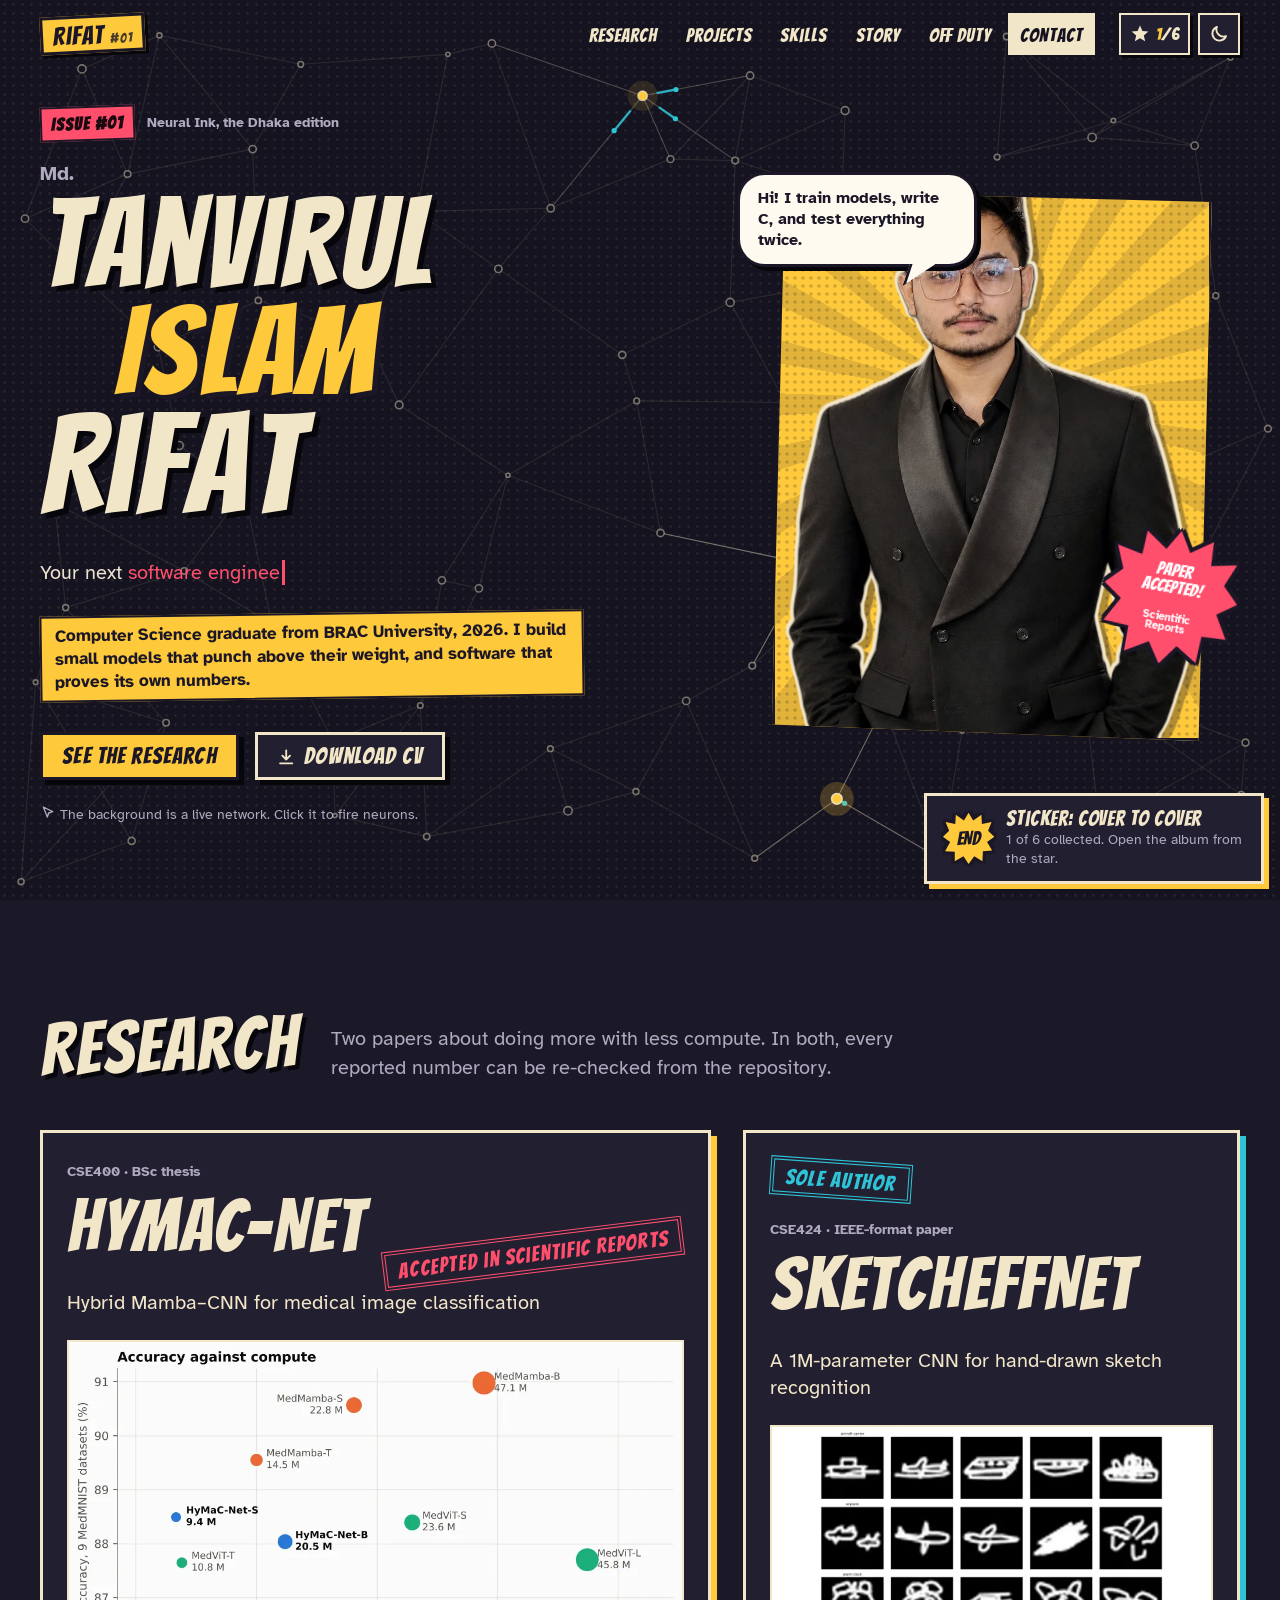
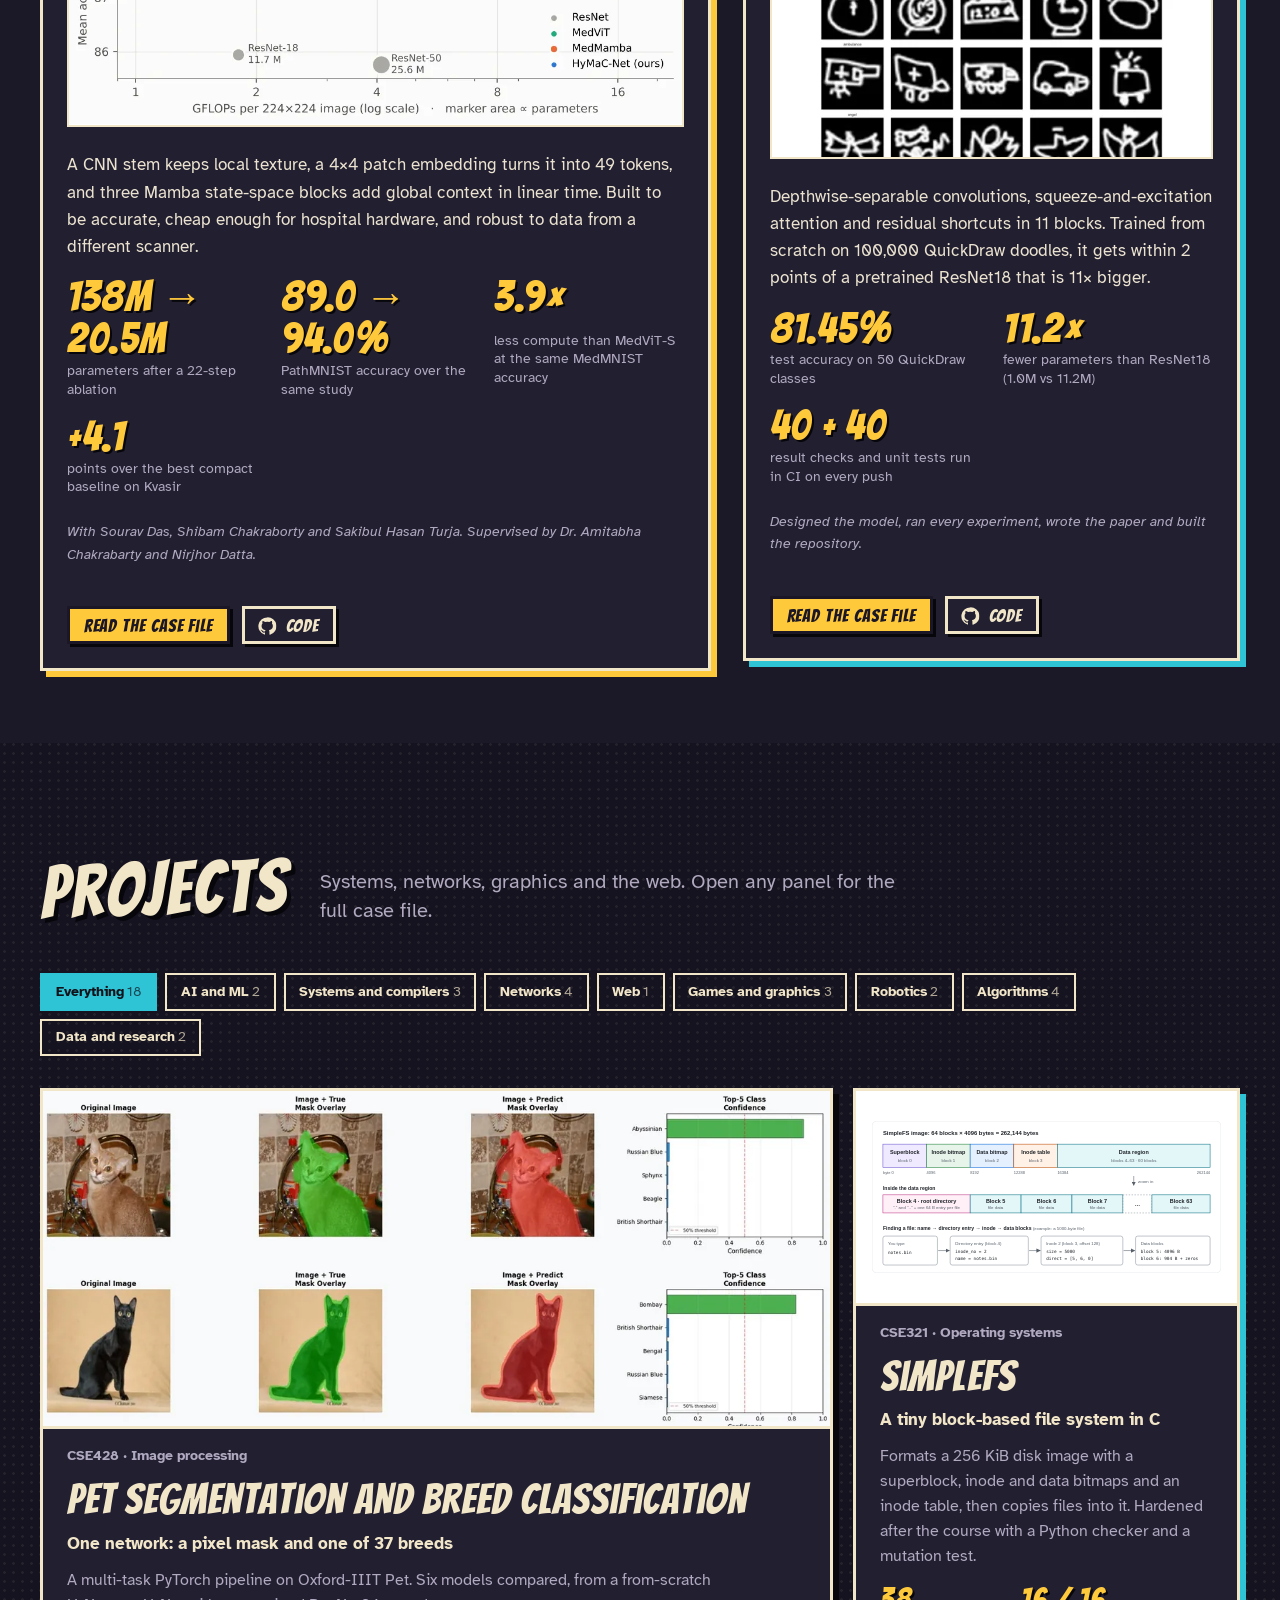
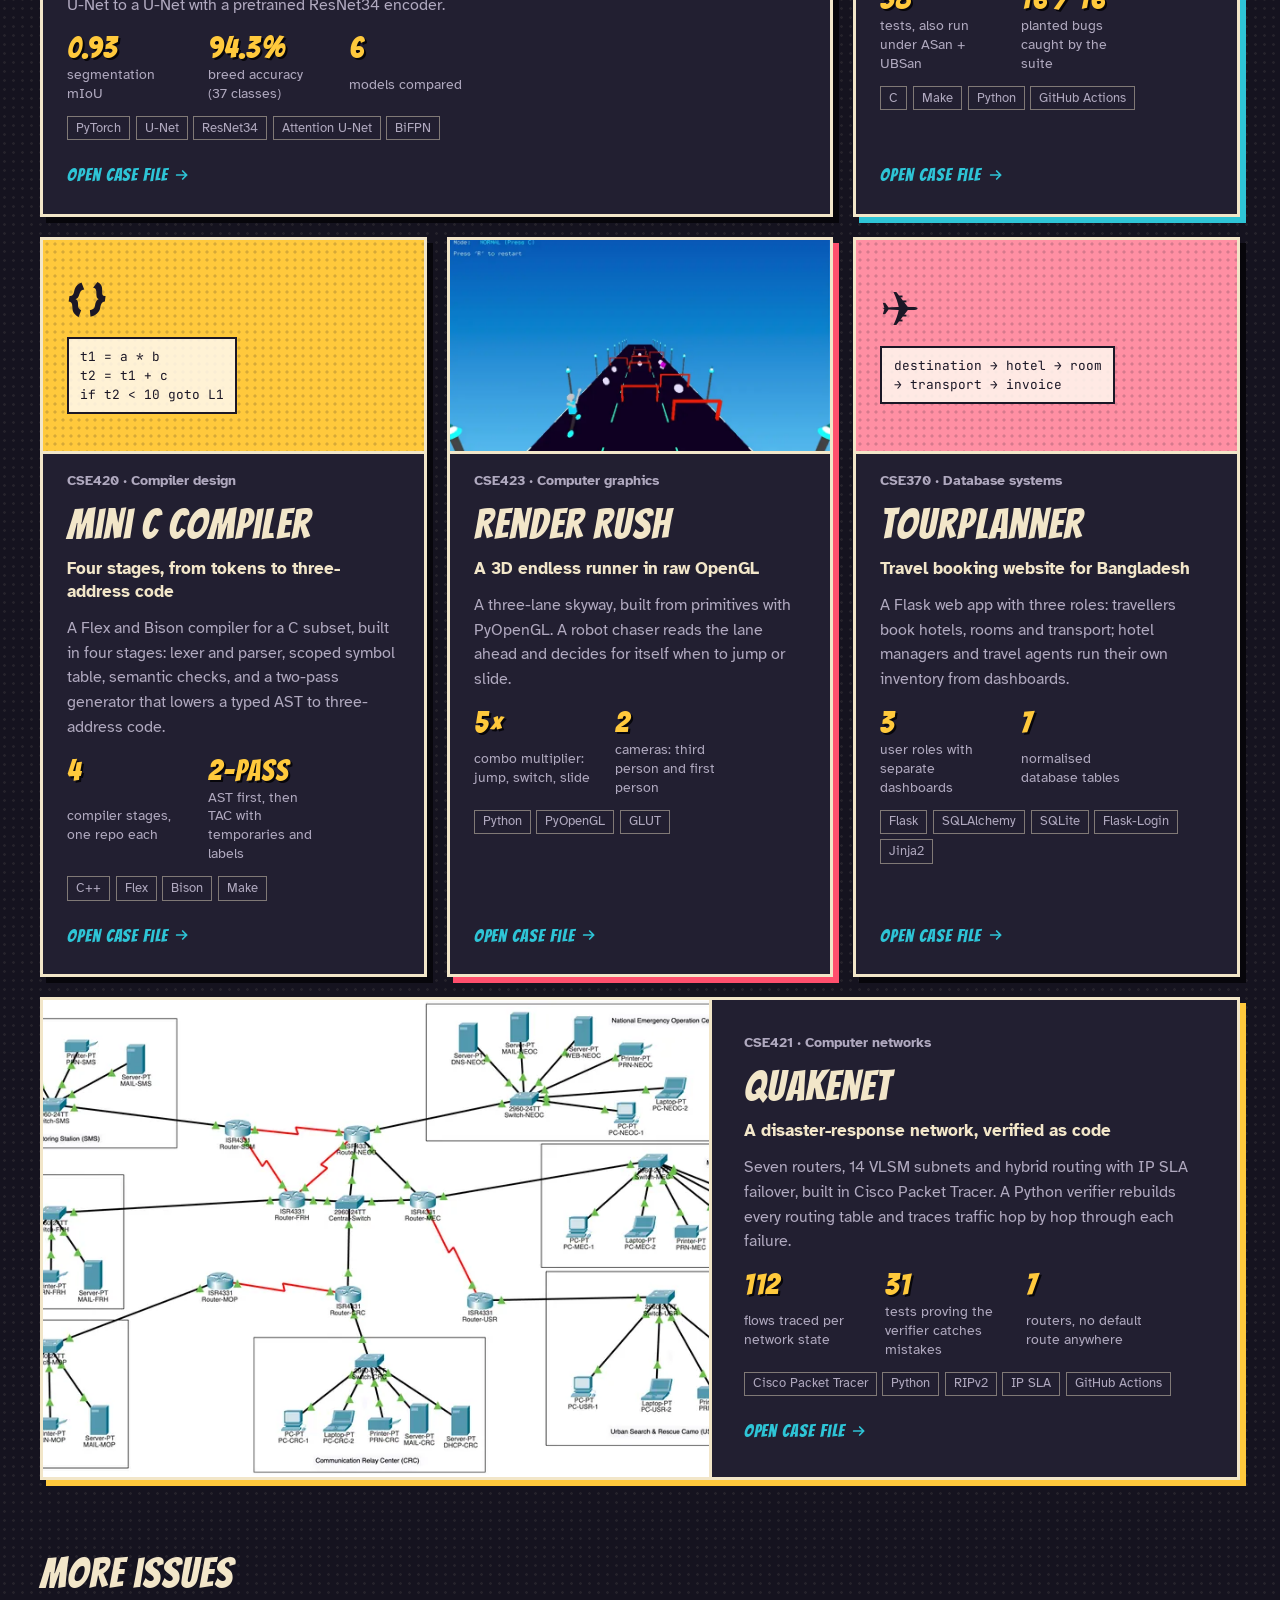
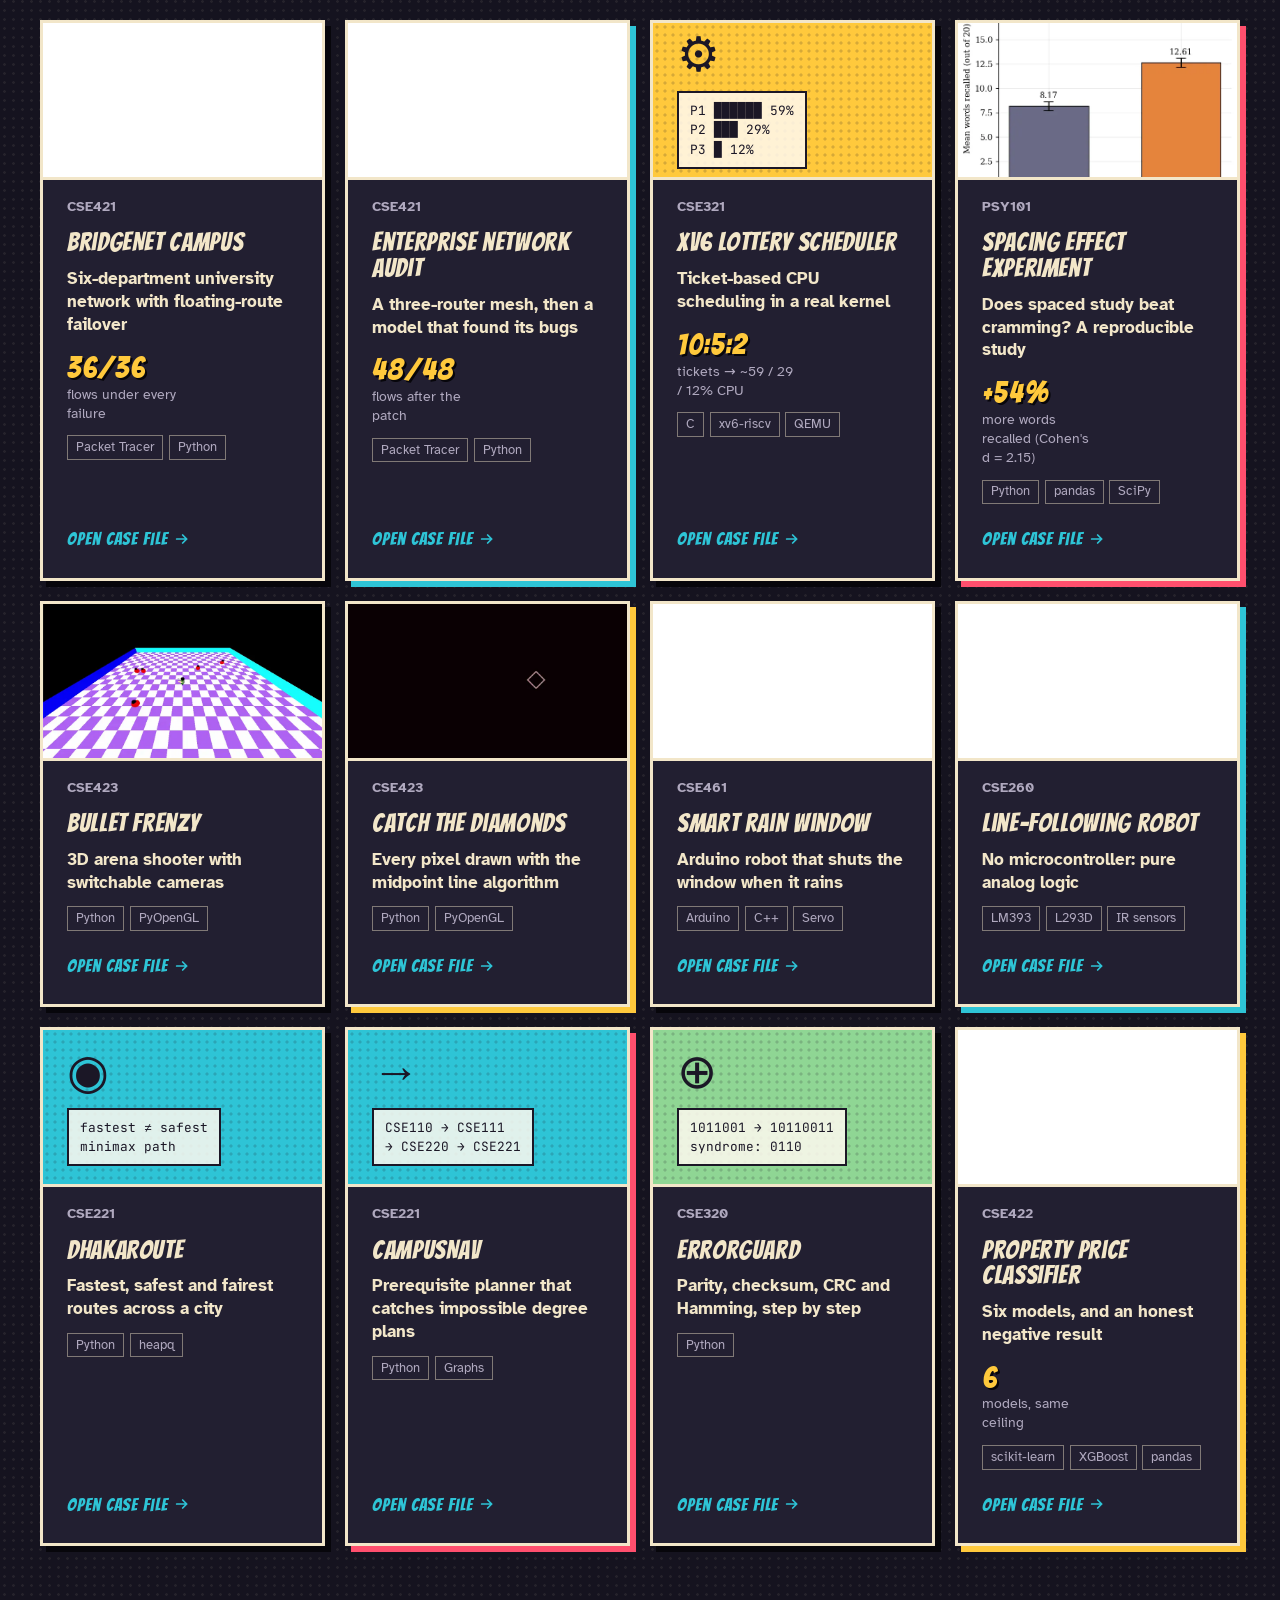
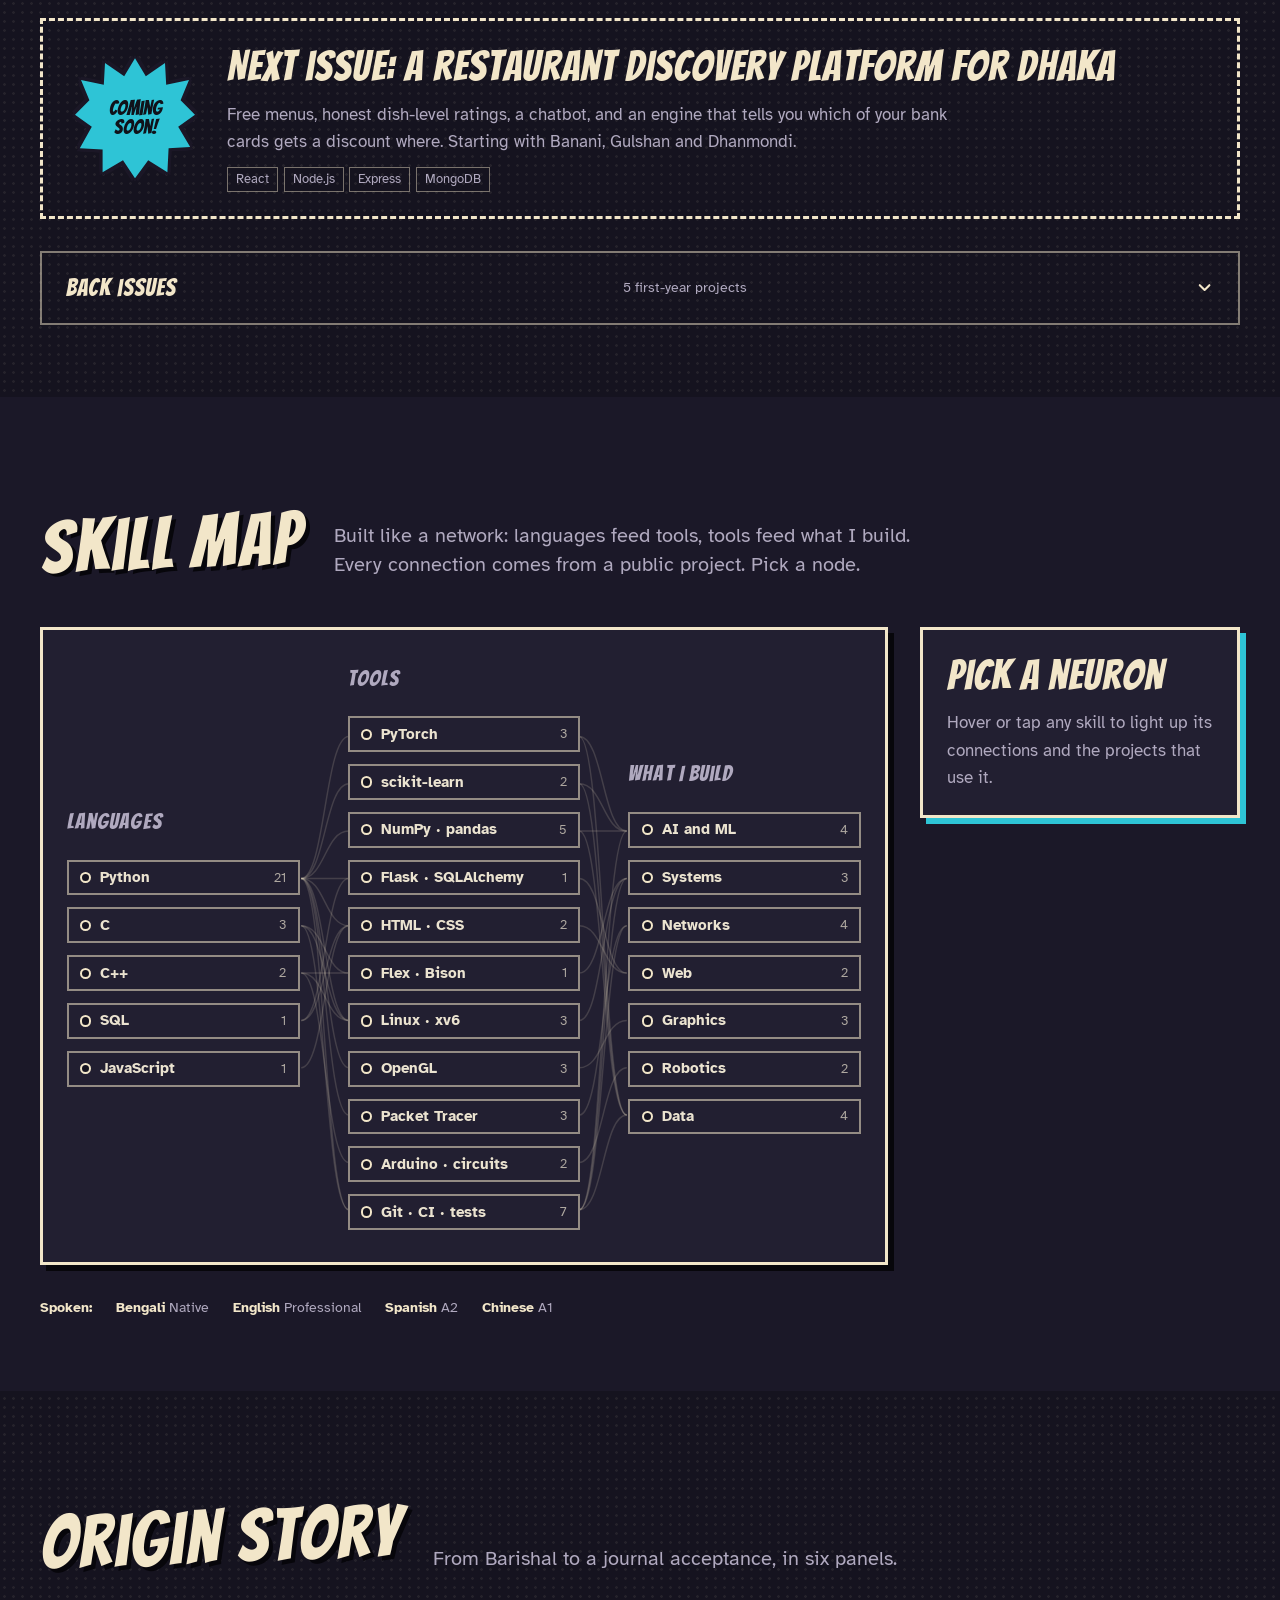
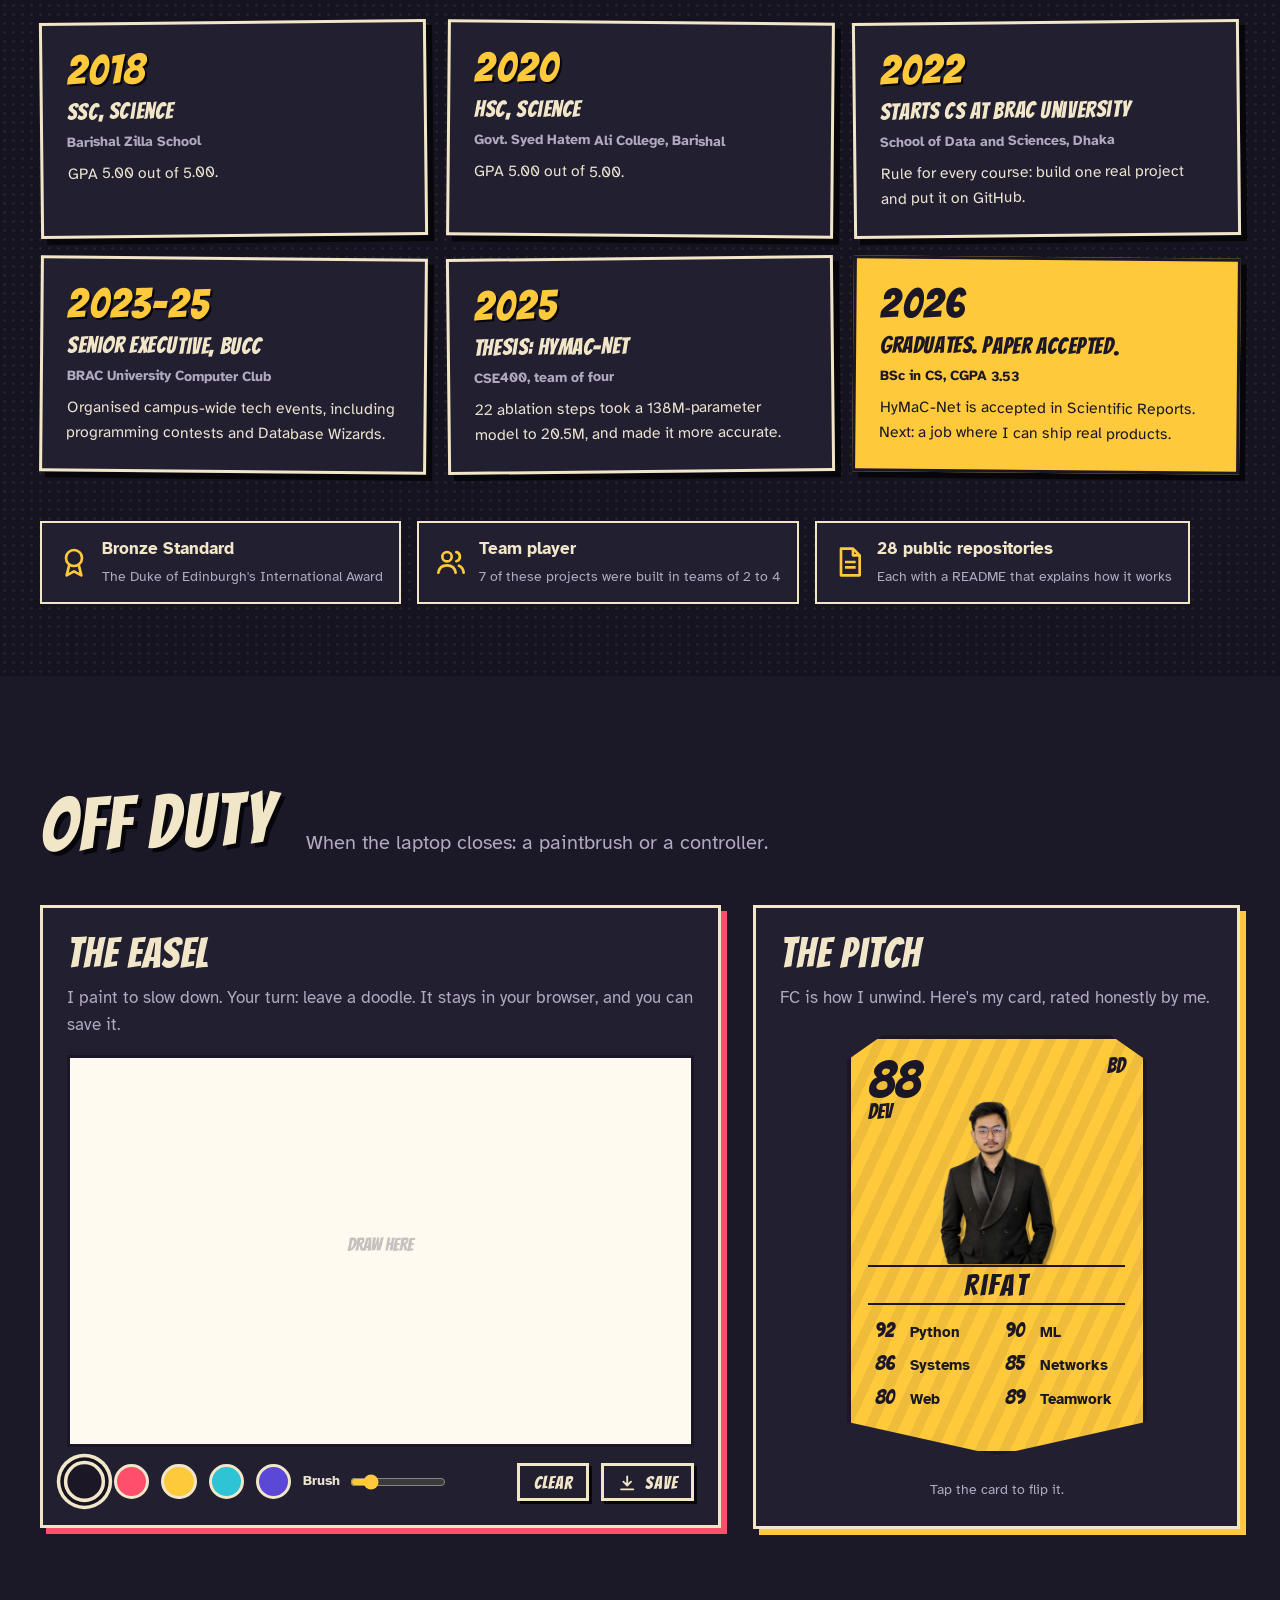
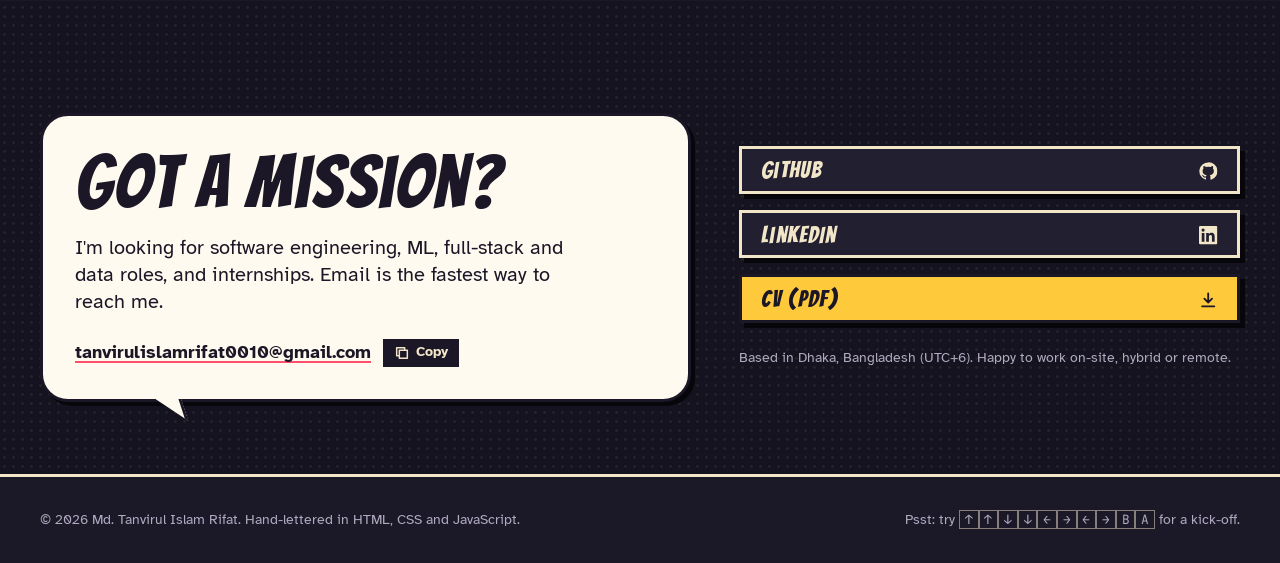
<file: index.html>
<!doctype html>
<html lang="en" data-theme="dark">
<head>
  <meta charset="utf-8">
  <meta name="viewport" content="width=device-width, initial-scale=1">
  <title>Md. Tanvirul Islam Rifat — Software engineer, AI/ML and systems</title>
  <meta name="google-site-verification" content="UQbGnA8lFYOhKS7jtZ0KMjSJ_xgWO7mu8_vbGaPELVY" />
  <meta name="description" content="Portfolio of Md. Tanvirul Islam Rifat, BSc Computer Science (BRAC University, 2026). Co-author of HyMaC-Net, accepted in Scientific Reports. Deep learning, systems software in C, networks and full-stack web.">
  <meta name="author" content="Md. Tanvirul Islam Rifat">
  <meta name="theme-color" content="#15131f">
  <link rel="canonical" href="https://tanvirul-islam-rifat.vercel.app/">

  <meta property="og:type" content="website">
  <meta property="og:title" content="Md. Tanvirul Islam Rifat — Neural Ink, issue #01">
  <meta property="og:description" content="Small models that punch above their weight, and software that proves its own numbers. Research, projects and CV.">
  <meta property="og:url" content="https://tanvirul-islam-rifat.vercel.app/">
  <meta property="og:image" content="https://tanvirul-islam-rifat.vercel.app/assets/img/og-image.png">
  <meta property="og:image:width" content="1200">
  <meta property="og:image:height" content="630">
  <meta property="og:image:alt" content="Comic-book cover with Tanvirul Islam Rifat's portrait and the title Neural Ink.">
  <meta name="twitter:card" content="summary_large_image">

  <link rel="icon" href="/favicons/favicon.ico" sizes="48x48">
  <link rel="icon" href="/favicons/favicon-96x96.png" type="image/png" sizes="96x96">
  <link rel="icon" href="/favicons/favicon-48x48.png" type="image/png" sizes="48x48">
  <link rel="icon" href="/favicons/favicon.svg" type="image/svg+xml">
  <link rel="apple-touch-icon" href="/favicons/apple-touch-icon.png">
  <link rel="manifest" href="/site.webmanifest">

  <link rel="preload" href="assets/fonts/bangers.woff" as="font" type="font/woff" crossorigin>
  <link rel="preload" href="assets/fonts/atkinson-400.woff" as="font" type="font/woff" crossorigin>
  <link rel="preload" href="assets/img/portrait-cutout-800.webp" as="image" type="image/webp" media="(min-width: 600px)">

  <link rel="stylesheet" href="assets/css/tokens.css">
  <link rel="stylesheet" href="assets/css/base.css">
  <link rel="stylesheet" href="assets/css/components.css">
  <link rel="stylesheet" href="assets/css/sections.css">
  <link rel="stylesheet" href="assets/css/effects.css">

  <!-- Runs before paint: picks the saved theme and skips the intro if it was already seen. -->
  <script src="assets/js/theme-init.js"></script>
  <script type="module" src="assets/js/main.js"></script>

  <script type="application/ld+json">
  {
    "@context": "https://schema.org",
    "@type": "Person",
    "name": "Md. Tanvirul Islam Rifat",
    "jobTitle": "Software Engineer",
    "url": "https://tanvirul-islam-rifat.vercel.app/",
    "image": "https://tanvirul-islam-rifat.vercel.app/assets/img/portrait-square.jpg",
    "email": "mailto:tanvirulislamrifat0010@gmail.com",
    "address": { "@type": "PostalAddress", "addressLocality": "Dhaka", "addressCountry": "BD" },
    "alumniOf": { "@type": "CollegeOrUniversity", "name": "BRAC University" },
    "knowsAbout": ["Deep learning", "Medical image classification", "PyTorch", "C", "Operating systems", "Compilers", "Computer networks", "Flask"],
    "sameAs": ["https://github.com/tanvirul-islam-rifat", "https://www.linkedin.com/in/tanvirul-islam-rifat"]
  }
  </script>
</head>

<body>
  <!-- Icon sprite -->
  <svg width="0" height="0" style="position:absolute" aria-hidden="true" focusable="false">
    <defs>
      <symbol id="i-github" viewBox="0 0 24 24"><path fill="currentColor" d="M12 .5a11.5 11.5 0 0 0-3.64 22.41c.58.1.79-.25.79-.56v-2c-3.2.7-3.88-1.37-3.88-1.37-.53-1.33-1.28-1.69-1.28-1.69-1.05-.71.08-.7.08-.7 1.16.08 1.77 1.19 1.77 1.19 1.03 1.77 2.71 1.26 3.37.96.1-.75.4-1.26.73-1.55-2.55-.29-5.24-1.28-5.24-5.69 0-1.26.45-2.28 1.18-3.09-.12-.29-.51-1.46.11-3.04 0 0 .97-.31 3.17 1.18a10.9 10.9 0 0 1 5.77 0c2.2-1.49 3.17-1.18 3.17-1.18.62 1.58.23 2.75.11 3.04.74.81 1.18 1.83 1.18 3.09 0 4.42-2.7 5.39-5.26 5.68.41.36.78 1.06.78 2.14v3.17c0 .31.21.67.8.56A11.5 11.5 0 0 0 12 .5Z"/></symbol>
      <symbol id="i-linkedin" viewBox="0 0 24 24"><path fill="currentColor" d="M20.45 20.45h-3.56v-5.57c0-1.33-.02-3.04-1.85-3.04-1.86 0-2.14 1.45-2.14 2.94v5.67H9.35V9h3.41v1.56h.05c.48-.9 1.64-1.85 3.37-1.85 3.6 0 4.27 2.37 4.27 5.46v6.28ZM5.34 7.43a2.06 2.06 0 1 1 0-4.13 2.06 2.06 0 0 1 0 4.13ZM7.12 20.45H3.56V9h3.56v11.45ZM22.22 0H1.77C.79 0 0 .77 0 1.73v20.54C0 23.23.79 24 1.77 24h20.45c.98 0 1.78-.77 1.78-1.73V1.73C24 .77 23.2 0 22.22 0Z"/></symbol>
      <symbol id="i-mail" viewBox="0 0 24 24"><path fill="none" stroke="currentColor" stroke-width="2.2" stroke-linejoin="round" d="M3 5h18v14H3zM3 6l9 7 9-7"/></symbol>
      <symbol id="i-download" viewBox="0 0 24 24"><path fill="none" stroke="currentColor" stroke-width="2.4" stroke-linecap="round" stroke-linejoin="round" d="M12 3v12m-5-5 5 5 5-5M4 20h16"/></symbol>
      <symbol id="i-arrow" viewBox="0 0 24 24"><path fill="none" stroke="currentColor" stroke-width="2.6" stroke-linecap="round" stroke-linejoin="round" d="M4 12h15m-6-6 6 6-6 6"/></symbol>
      <symbol id="i-x" viewBox="0 0 24 24"><path fill="none" stroke="currentColor" stroke-width="3" stroke-linecap="round" d="M5 5l14 14M19 5 5 19"/></symbol>
      <symbol id="i-copy" viewBox="0 0 24 24"><path fill="none" stroke="currentColor" stroke-width="2.2" stroke-linejoin="round" d="M8 8h12v12H8zM16 8V4H4v12h4"/></symbol>
      <symbol id="i-sun" viewBox="0 0 24 24"><g fill="none" stroke="currentColor" stroke-width="2.2" stroke-linecap="round"><circle cx="12" cy="12" r="4.5"/><path d="M12 1.5v2.5M12 20v2.5M1.5 12H4M20 12h2.5M4.6 4.6l1.8 1.8M17.6 17.6l1.8 1.8M4.6 19.4l1.8-1.8M17.6 6.4l1.8-1.8"/></g></symbol>
      <symbol id="i-moon" viewBox="0 0 24 24"><path fill="none" stroke="currentColor" stroke-width="2.2" stroke-linejoin="round" d="M20.5 14.5A8.5 8.5 0 0 1 9.5 3.5a8.5 8.5 0 1 0 11 11Z"/></symbol>
      <symbol id="i-menu" viewBox="0 0 24 24"><path fill="none" stroke="currentColor" stroke-width="2.6" stroke-linecap="round" d="M3 6h18M3 12h18M3 18h18"/></symbol>
      <symbol id="i-star" viewBox="0 0 24 24"><path fill="currentColor" d="m12 1.8 2.9 6.6 7.1.6-5.4 4.7 1.6 7-6.2-3.7-6.2 3.7 1.6-7L2 9l7.1-.6z"/></symbol>
      <symbol id="i-chevron" viewBox="0 0 24 24"><path fill="none" stroke="currentColor" stroke-width="2.6" stroke-linecap="round" stroke-linejoin="round" d="m6 9 6 6 6-6"/></symbol>
      <symbol id="i-pointer" viewBox="0 0 24 24"><path fill="none" stroke="currentColor" stroke-width="2" stroke-linejoin="round" d="M5 3l14 7-6 2-2 6z"/></symbol>
      <symbol id="i-award" viewBox="0 0 24 24"><g fill="none" stroke="currentColor" stroke-width="2" stroke-linejoin="round"><circle cx="12" cy="9" r="6"/><path d="m8.5 14-2 8 5.5-3 5.5 3-2-8"/></g></symbol>
      <symbol id="i-users" viewBox="0 0 24 24"><g fill="none" stroke="currentColor" stroke-width="2" stroke-linecap="round"><circle cx="9" cy="8" r="3.5"/><path d="M2.5 20c.6-3.5 3.2-5.5 6.5-5.5s5.9 2 6.5 5.5"/><path d="M16 4.6a3.5 3.5 0 0 1 0 6.8M18 14.8c2 .8 3.2 2.6 3.5 5.2"/></g></symbol>
      <symbol id="i-paper" viewBox="0 0 24 24"><g fill="none" stroke="currentColor" stroke-width="2" stroke-linejoin="round"><path d="M6 2h9l5 5v15H6z"/><path d="M15 2v5h5M9 12h8M9 16h8"/></g></symbol>
    </defs>
  </svg>

  <a class="skip-link" href="#main">Skip to content</a>

  <!-- ============ Boot intro ============ -->
  <div class="boot" id="boot" role="status" aria-label="Loading">
    <div class="boot__console" aria-hidden="true">
      <div class="boot__bar">rifat@neural-ink: ~/issue-01</div>
      <pre class="boot__log" id="boot-log"></pre>
      <div class="boot__progress"><span id="boot-bar"></span></div>
    </div>
    <div class="boot__pow" aria-hidden="true"><span class="burst-wrap"><span class="burst">POW!</span></span></div>
    <button class="boot__skip" type="button" id="boot-skip">Skip intro</button>
  </div>

  <!-- ============ Masthead ============ -->
  <header class="masthead" id="masthead">
    <div class="wrap masthead__inner">
      <a class="logo" href="#origin" aria-label="Rifat, back to top">Rifat <small>#01</small></a>

      <nav class="nav" id="nav" aria-label="Main">
        <ul class="nav__list">
          <li><a class="nav__link" href="#research">Research</a></li>
          <li><a class="nav__link" href="#projects">Projects</a></li>
          <li><a class="nav__link" href="#skills">Skills</a></li>
          <li><a class="nav__link" href="#story">Story</a></li>
          <li><a class="nav__link" href="#off-duty">Off duty</a></li>
          <li><a class="nav__link" href="#contact">Contact</a></li>
        </ul>
      </nav>

      <div class="masthead__tools">
        <button class="icon-btn sticker-count" type="button" id="album-open" aria-haspopup="dialog" title="Stickers collected">
          <svg aria-hidden="true"><use href="#i-star"/></svg>
          <span><b id="sticker-n">0</b>/<span id="sticker-total">6</span></span>
          <span class="sr-only">stickers collected, open album</span>
        </button>
        <button class="icon-btn theme-toggle" type="button" id="theme-toggle" aria-pressed="false" title="Switch edition">
          <svg class="icon-moon" aria-hidden="true"><use href="#i-moon"/></svg>
          <svg class="icon-sun" aria-hidden="true"><use href="#i-sun"/></svg>
          <span class="sr-only">Use day edition</span>
        </button>
        <button class="icon-btn menu-btn" type="button" id="menu-btn" aria-expanded="false" aria-controls="nav">
          <svg aria-hidden="true"><use href="#i-menu"/></svg>
          <span class="sr-only">Menu</span>
        </button>
      </div>
    </div>
  </header>

  <main id="main">
    <!-- ============ Cover ============ -->
    <section class="hero" id="origin" aria-labelledby="hero-title">
      <canvas class="hero__net" id="hero-net" aria-hidden="true"></canvas>

      <div class="wrap hero__grid">
        <div class="hero__copy">
          <p class="cover-strip">
            <span class="issue-tag">Issue #01</span>
            <span>Neural Ink, the Dhaka edition</span>
          </p>

          <h1 class="hero__name" id="hero-title">
            <span class="prefix">Md.</span>
            <span class="line line--1">Tanvirul</span>
            <span class="line line--2">Islam</span>
            <span class="line line--3">Rifat</span>
          </h1>

          <p class="hero__say" aria-live="off">
            Your next <span class="typer" id="typer" data-words="software engineer|machine learning engineer|systems programmer|full-stack developer|data scientist">software engineer</span>
          </p>

          <p class="caption hero__caption">
            Computer Science graduate from BRAC University, 2026. I build small models that punch above their weight, and software that proves its own numbers.
          </p>

          <div class="hero__ctas">
            <a class="btn btn--primary" href="#research">See the research</a>
            <a class="btn" href="assets/docs/Tanvirul_Islam_Rifat_CV.pdf" download data-sfx="Yoink!">
              <svg aria-hidden="true"><use href="#i-download"/></svg> Download CV
            </a>
          </div>

          <p class="hero__hint"><svg aria-hidden="true"><use href="#i-pointer"/></svg>The background is a live network. Click it to fire neurons.</p>
        </div>

        <div class="cover-art">
          <p class="bubble bubble--tail-bottom-right cover-art__bubble">Hi! I train models, write C, and test everything twice.</p>
          <div class="cover-art__panel">
            <img
              src="assets/img/portrait-cutout-800.webp"
              srcset="assets/img/portrait-cutout-480.webp 480w, assets/img/portrait-cutout-800.webp 800w"
              sizes="(max-width: 900px) 340px, 440px"
              width="800" height="1129"
              alt="Portrait of Tanvirul Islam Rifat in a black double-breasted suit and glasses."
              fetchpriority="high">
          </div>
          <a class="cover-art__burst burst-wrap" href="#research" aria-label="Paper accepted in Scientific Reports. Jump to research.">
            <span class="burst">Paper accepted!<small>Scientific Reports</small></span>
          </a>
        </div>
      </div>
    </section>

    <!-- ============ Research ============ -->
    <section class="section section--alt" id="research" aria-labelledby="research-title">
      <div class="wrap">
        <header class="section__head">
          <h2 class="section__title" id="research-title"><span>Research</span></h2>
          <p class="section__lede">Two papers about doing more with less compute. In both, every reported number can be re-checked from the repository.</p>
        </header>
        <div class="research" id="research-list">
          <noscript><p>Turn on JavaScript to see the research panels, or browse the code on <a href="https://github.com/tanvirul-islam-rifat">GitHub</a>.</p></noscript>
        </div>
      </div>
    </section>

    <!-- ============ Projects ============ -->
    <section class="section" id="projects" aria-labelledby="projects-title">
      <div class="wrap">
        <header class="section__head">
          <h2 class="section__title" id="projects-title"><span>Projects</span></h2>
          <p class="section__lede">Systems, networks, graphics and the web. Open any panel for the full case file.</p>
        </header>

        <div class="filters" role="group" aria-label="Filter projects">
          <ul class="chips" id="filters"></ul>
        </div>

        <div class="page-grid" id="feature-grid"></div>

        <h3 class="more-head" id="more-head">More issues</h3>
        <div class="more-grid" id="more-grid"></div>
        <p class="sr-only" id="filter-status" aria-live="polite"></p>

        <aside class="next-issue" id="next-issue" aria-label="Work in progress"></aside>

        <details class="back-issues" id="back-issues">
          <summary>Back issues <span id="back-issues-count">First-year coursework</span><svg aria-hidden="true"><use href="#i-chevron"/></svg></summary>
          <ul id="back-list"></ul>
        </details>
      </div>
    </section>

    <!-- ============ Skills ============ -->
    <section class="section section--alt" id="skills" aria-labelledby="skills-title">
      <div class="wrap">
        <header class="section__head">
          <h2 class="section__title" id="skills-title"><span>Skill map</span></h2>
          <p class="section__lede">Built like a network: languages feed tools, tools feed what I build. Every connection comes from a public project. Pick a node.</p>
        </header>

        <div class="skillmap">
          <div class="net panel" id="net">
            <svg class="net__edges" id="net-edges" aria-hidden="true"></svg>
            <div class="net__layers" id="net-layers"></div>
          </div>
          <aside class="readout panel panel--pop-cyan" id="readout" aria-live="polite">
            <h3 class="readout__title">Pick a neuron</h3>
            <p>Hover or tap any skill to light up its connections and the projects that use it.</p>
          </aside>
        </div>

        <ul class="spoken" id="spoken" aria-label="Spoken languages"></ul>
      </div>
    </section>

    <!-- ============ Story ============ -->
    <section class="section" id="story" aria-labelledby="story-title">
      <div class="wrap">
        <header class="section__head">
          <h2 class="section__title" id="story-title"><span>Origin story</span></h2>
          <p class="section__lede">From Barishal to a journal acceptance, in six panels.</p>
        </header>

        <ol class="strip">
          <li class="strip__panel panel">
            <span class="strip__when">2018</span>
            <h3>SSC, Science</h3>
            <span class="strip__where">Barishal Zilla School</span>
            <p>GPA 5.00 out of 5.00.</p>
          </li>
          <li class="strip__panel panel">
            <span class="strip__when">2020</span>
            <h3>HSC, Science</h3>
            <span class="strip__where">Govt. Syed Hatem Ali College, Barishal</span>
            <p>GPA 5.00 out of 5.00.</p>
          </li>
          <li class="strip__panel panel">
            <span class="strip__when">2022</span>
            <h3>Starts CS at BRAC University</h3>
            <span class="strip__where">School of Data and Sciences, Dhaka</span>
            <p>Rule for every course: build one real project and put it on GitHub.</p>
          </li>
          <li class="strip__panel panel">
            <span class="strip__when">2023–25</span>
            <h3>Senior Executive, BUCC</h3>
            <span class="strip__where">BRAC University Computer Club</span>
            <p>Organised campus-wide tech events, including programming contests and Database Wizards.</p>
          </li>
          <li class="strip__panel panel">
            <span class="strip__when">2025</span>
            <h3>Thesis: HyMaC-Net</h3>
            <span class="strip__where">CSE400, team of four</span>
            <p>22 ablation steps took a 138M-parameter model to 20.5M, and made it more accurate.</p>
          </li>
          <li class="strip__panel panel strip__panel--highlight">
            <span class="strip__when">2026</span>
            <h3>Graduates. Paper accepted.</h3>
            <span class="strip__where">BSc in CS, CGPA 3.53</span>
            <p>HyMaC-Net is accepted in Scientific Reports. Next: a job where I can ship real products.</p>
          </li>
        </ol>

        <div class="badges">
          <div class="badge">
            <svg aria-hidden="true"><use href="#i-award"/></svg>
            <div><b>Bronze Standard</b><span>The Duke of Edinburgh's International Award</span></div>
          </div>
          <div class="badge">
            <svg aria-hidden="true"><use href="#i-users"/></svg>
            <div><b>Team player</b><span>7 of these projects were built in teams of 2 to 4</span></div>
          </div>
          <div class="badge">
            <svg aria-hidden="true"><use href="#i-paper"/></svg>
            <div><b>28 public repositories</b><span>Each with a README that explains how it works</span></div>
          </div>
        </div>
      </div>
    </section>

    <!-- ============ Off duty ============ -->
    <section class="section section--alt" id="off-duty" aria-labelledby="off-title">
      <div class="wrap">
        <header class="section__head">
          <h2 class="section__title" id="off-title"><span>Off duty</span></h2>
          <p class="section__lede">When the laptop closes: a paintbrush or a controller.</p>
        </header>

        <div class="offduty">
          <div class="easel panel panel--pop-red">
            <h3>The easel</h3>
            <p>I paint to slow down. Your turn: leave a doodle. It stays in your browser, and you can save it.</p>
            <canvas class="easel__canvas" id="easel" width="960" height="600" aria-label="Drawing canvas. Draw with a mouse, finger or pen."></canvas>
            <div class="easel__tools" role="group" aria-label="Brush">
              <button class="swatch" type="button" style="--swatch:#1b1726" data-color="#1b1726" aria-pressed="true"><span class="sr-only">Ink</span></button>
              <button class="swatch" type="button" style="--swatch:#ff4f6d" data-color="#ff4f6d" aria-pressed="false"><span class="sr-only">Red</span></button>
              <button class="swatch" type="button" style="--swatch:#ffc93c" data-color="#ffc93c" aria-pressed="false"><span class="sr-only">Yellow</span></button>
              <button class="swatch" type="button" style="--swatch:#2ec4d6" data-color="#2ec4d6" aria-pressed="false"><span class="sr-only">Cyan</span></button>
              <button class="swatch" type="button" style="--swatch:#5b48d6" data-color="#5b48d6" aria-pressed="false"><span class="sr-only">Violet</span></button>
              <label class="easel__size">Brush <input type="range" id="brush" min="2" max="40" value="8"></label>
              <span class="spacer"></span>
              <button class="btn btn--small" type="button" id="easel-clear">Clear</button>
              <button class="btn btn--small" type="button" id="easel-save"><svg aria-hidden="true"><use href="#i-download"/></svg> Save</button>
            </div>
          </div>

          <div class="pitch panel panel--pop-yellow">
            <h3>The pitch</h3>
            <p>FC is how I unwind. Here's my card, rated honestly by me.</p>
            <div class="card3d">
              <button class="card3d__flip" type="button" id="player-card" aria-pressed="false" aria-label="Player card. Flip to read the back.">
                <span class="card3d__face card3d__face--front" aria-hidden="false">
                  <span class="pc-top">
                    <span class="pc-rating">88<small>DEV</small></span>
                    <span class="pc-rating" aria-hidden="true"><small>BD</small></span>
                  </span>
                  <img class="pc-photo" src="assets/img/portrait-cutout-480.webp" width="480" height="677" alt="" loading="lazy">
                  <span class="pc-name">Rifat</span>
                  <span class="pc-stats">
                    <span><b>92</b> Python</span>
                    <span><b>90</b> ML</span>
                    <span><b>86</b> Systems</span>
                    <span><b>85</b> Networks</span>
                    <span><b>80</b> Web</span>
                    <span><b>89</b> Teamwork</span>
                  </span>
                </span>
                <span class="card3d__face card3d__face--back">
                  <span class="pc-back-title">Playing style</span>
                  <span class="pc-back-text">Reads the space before moving. Prefers the simple pass that works over the trick shot that might.</span>
                  <span class="pc-back-text">Same rule in code: keep it small, test it, then ship it.</span>
                </span>
              </button>
            </div>
            <p class="card-hint">Tap the card to flip it.</p>
          </div>
        </div>
      </div>
    </section>

    <!-- ============ Contact ============ -->
    <section class="section" id="contact" aria-labelledby="contact-title">
      <div class="wrap contact">
        <div class="bubble bubble--tail-bottom-left contact__bubble">
          <h2 id="contact-title">Got a mission?</h2>
          <p>I'm looking for software engineering, ML, full-stack and data roles, and internships. Email is the fastest way to reach me.</p>
          <div class="mailbox">
            <a href="mailto:tanvirulislamrifat0010@gmail.com" id="email-link">tanvirulislamrifat0010@gmail.com</a>
            <button class="copy-btn" type="button" id="copy-email" data-email="tanvirulislamrifat0010@gmail.com">
              <svg aria-hidden="true"><use href="#i-copy"/></svg><span>Copy</span>
            </button>
          </div>
        </div>

        <div>
          <ul class="contact__links">
            <li><a class="btn" href="https://github.com/tanvirul-islam-rifat" rel="me noopener" target="_blank">GitHub <svg aria-hidden="true"><use href="#i-github"/></svg></a></li>
            <li><a class="btn" href="https://www.linkedin.com/in/tanvirul-islam-rifat" rel="me noopener" target="_blank">LinkedIn <svg aria-hidden="true"><use href="#i-linkedin"/></svg></a></li>
            <li><a class="btn btn--primary" href="assets/docs/Tanvirul_Islam_Rifat_CV.pdf" download data-sfx="Yoink!">CV (PDF) <svg aria-hidden="true"><use href="#i-download"/></svg></a></li>
          </ul>
          <p class="contact__where">Based in Dhaka, Bangladesh (UTC+6). Happy to work on-site, hybrid or remote.</p>
        </div>
      </div>
    </section>
  </main>

  <footer class="footer">
    <div class="wrap footer__inner">
      <p>© <span id="year">2026</span> Md. Tanvirul Islam Rifat. Hand-lettered in HTML, CSS and JavaScript.</p>
      <p>Psst: try <kbd>↑</kbd><kbd>↑</kbd><kbd>↓</kbd><kbd>↓</kbd><kbd>←</kbd><kbd>→</kbd><kbd>←</kbd><kbd>→</kbd><kbd>B</kbd><kbd>A</kbd> for a kick-off.</p>
    </div>
  </footer>

  <!-- Case file dialog -->
  <dialog class="casefile" id="casefile" aria-labelledby="casefile-title">
    <div class="casefile__bar">
      <span id="casefile-label">Case file</span>
      <button class="casefile__close" type="button" id="casefile-close"><svg aria-hidden="true"><use href="#i-x"/></svg><span class="sr-only">Close</span></button>
    </div>
    <div class="casefile__body" id="casefile-body"></div>
  </dialog>

  <!-- Sticker album -->
  <dialog class="album" id="album" aria-labelledby="album-title">
    <div class="casefile__bar">
      <span id="album-title">Sticker album</span>
      <button class="casefile__close" type="button" id="album-close"><svg aria-hidden="true"><use href="#i-x"/></svg><span class="sr-only">Close</span></button>
    </div>
    <div class="album__body">
      <p>Hidden around the site are six stickers. Here's what you've found so far.</p>
      <ul class="album__grid" id="album-grid"></ul>
    </div>
  </dialog>

  <div class="toasts" id="toasts" aria-live="polite"></div>
</body>
</html>
</file>
<file: assets/css/tokens.css>
/* ==========================================================
   Neural Ink — design tokens
   Night edition is the default. Day edition = newsprint.
   ========================================================== */

@font-face {
  font-family: "Bangers";
  src: url("../fonts/bangers.woff") format("woff");
  font-weight: 400;
  font-display: swap;
}
@font-face {
  font-family: "Atkinson";
  src: url("../fonts/atkinson-400.woff") format("woff");
  font-weight: 400;
  font-display: swap;
}
@font-face {
  font-family: "Atkinson";
  src: url("../fonts/atkinson-400-italic.woff") format("woff");
  font-weight: 400;
  font-style: italic;
  font-display: swap;
}
@font-face {
  font-family: "Atkinson";
  src: url("../fonts/atkinson-700.woff") format("woff");
  font-weight: 700;
  font-display: swap;
}
@font-face {
  font-family: "JetBrains Mono";
  src: url("../fonts/jetbrains-mono-400.woff") format("woff");
  font-weight: 400;
  font-display: swap;
}

:root {
  /* type */
  --font-display: "Bangers", "Impact", "Arial Narrow Bold", sans-serif;
  --font-body: "Atkinson", "Segoe UI", system-ui, sans-serif;
  --font-mono: "JetBrains Mono", ui-monospace, "SFMono-Regular", Consolas, monospace;

  --step--1: 0.875rem;
  --step-0: 1.0625rem;
  --step-1: 1.25rem;
  --step-2: 1.6rem;
  --step-3: clamp(2rem, 4vw, 2.6rem);
  --step-4: clamp(2.6rem, 6.5vw, 4.6rem);
  --step-5: clamp(3.4rem, 10vw, 7.8rem);

  /* space */
  --s-1: 0.25rem;
  --s-2: 0.5rem;
  --s-3: 0.75rem;
  --s-4: 1rem;
  --s-5: 1.5rem;
  --s-6: 2rem;
  --s-7: 3rem;
  --s-8: 4.5rem;
  --s-9: 7rem;

  --gutter: clamp(1rem, 4vw, 2.5rem);
  --max: 1200px;
  --measure: 66ch;

  /* comic geometry */
  --line-w: 3px;
  --offset: 6px;
  --radius-bubble: 28px;

  /* fixed process colours (the same in both editions) */
  --ink-dark: #1b1726;
  --cream: #f2e6c9;

  --ease-pop: cubic-bezier(0.34, 1.56, 0.64, 1);
  --ease-out: cubic-bezier(0.22, 1, 0.36, 1);
}

/* ---------- Night edition (default) ---------- */
:root,
[data-theme="dark"] {
  color-scheme: dark;
  --bg: #15131f;
  --bg-2: #1b1828;
  --panel: #221f31;
  --panel-2: #2a2640;
  --line: #f2e6c9;
  --text: #ebe3d0;
  --muted: #b0a9bf;
  --shadow: #07060b;
  --dot: rgba(242, 230, 201, 0.07);

  --yellow: #ffc93c;
  --cyan: #2ec4d6;
  --red: #ff4f6d;
  --violet: #8f7cff;

  --on-yellow: #1b1726;
  --on-cyan: #10121a;
  --on-red: #1b0b10;

  --focus: #2ec4d6;
  --net-node: 242, 230, 201;
  --net-fire: 255, 201, 60;
  --net-signal: 46, 196, 214;
}

/* ---------- Day edition (newsprint) ---------- */
[data-theme="light"] {
  color-scheme: light;
  --bg: #f5ecd7;
  --bg-2: #efe3c6;
  --panel: #fffbf0;
  --panel-2: #f8efdb;
  --line: #1b1726;
  --text: #1f1b2b;
  --muted: #554e63;
  --shadow: #1b1726;
  --dot: rgba(27, 23, 38, 0.09);

  --yellow: #ffc23a;
  --cyan: #0b8fa1;
  --red: #dd2c4e;
  --violet: #5b48d6;

  --on-yellow: #1b1726;
  --on-cyan: #ffffff;
  --on-red: #ffffff;

  --focus: #0b8fa1;
  --net-node: 27, 23, 38;
  --net-fire: 221, 44, 78;
  --net-signal: 11, 143, 161;
}
</file>
<file: assets/css/base.css>
/* ==========================================================
   Base: reset, page, type, layout primitives
   ========================================================== */

*,
*::before,
*::after {
  box-sizing: border-box;
}

html {
  -webkit-text-size-adjust: 100%;
  text-size-adjust: 100%;
  scroll-behavior: smooth;
  scroll-padding-top: 5rem;
}

body {
  margin: 0;
  min-height: 100vh;
  background-color: var(--bg);
  background-image: radial-gradient(var(--dot) 1.1px, transparent 1.6px);
  background-size: 9px 9px;
  color: var(--text);
  font-family: var(--font-body);
  font-size: var(--step-0);
  line-height: 1.6;
  overflow-x: hidden;
  transition: background-color 0.35s ease, color 0.35s ease;
}

body.is-locked {
  overflow: hidden;
}

img,
video,
svg,
canvas {
  display: block;
  max-width: 100%;
}

img,
video {
  height: auto;
}

button,
input,
select {
  font: inherit;
  color: inherit;
}

button {
  cursor: pointer;
}

h1,
h2,
h3,
h4 {
  margin: 0;
  font-family: var(--font-display);
  font-weight: 400;
  letter-spacing: 0.025em;
  line-height: 0.95;
  color: var(--line);
}

h3 {
  font-size: var(--step-2);
  line-height: 1.05;
}

p {
  margin: 0 0 var(--s-4);
  max-width: var(--measure);
}

p:last-child {
  margin-bottom: 0;
}

a {
  color: inherit;
  text-decoration-thickness: 2px;
  text-underline-offset: 3px;
  text-decoration-color: var(--cyan);
}

a:hover {
  text-decoration-color: var(--yellow);
}

strong {
  color: var(--line);
}

ul {
  margin: 0;
  padding: 0;
}

:focus-visible {
  outline: 3px solid var(--focus);
  outline-offset: 3px;
}

::selection {
  background: var(--yellow);
  color: var(--ink-dark);
}

.sr-only {
  position: absolute !important;
  width: 1px;
  height: 1px;
  padding: 0;
  margin: -1px;
  overflow: hidden;
  clip: rect(0 0 0 0);
  white-space: nowrap;
  border: 0;
}

.skip-link {
  position: fixed;
  top: var(--s-3);
  left: var(--s-3);
  z-index: 200;
  padding: var(--s-2) var(--s-4);
  background: var(--yellow);
  color: var(--on-yellow);
  border: var(--line-w) solid var(--ink-dark);
  font-weight: 700;
  transform: translateY(-200%);
}

.skip-link:focus {
  transform: none;
}

/* ---------- layout primitives ---------- */

.wrap {
  width: min(100% - 2 * var(--gutter), var(--max));
  margin-inline: auto;
}

.section {
  position: relative;
  padding-block: var(--s-9) var(--s-8);
}

.section--alt {
  background-color: var(--bg-2);
}

.section__head {
  display: grid;
  grid-template-columns: auto 1fr;
  align-items: end;
  gap: var(--s-3) var(--s-6);
  margin-bottom: var(--s-7);
}

.section__title {
  font-size: var(--step-4);
  text-shadow: 4px 4px 0 var(--shadow);
}

.section__title span {
  display: inline-block;
  transform: rotate(-2deg);
}

.section__lede {
  max-width: 46ch;
  margin: 0;
  color: var(--muted);
  font-size: var(--step-1);
  line-height: 1.45;
}

@media (max-width: 720px) {
  .section {
    padding-block: var(--s-8) var(--s-7);
  }

  .section__head {
    grid-template-columns: 1fr;
    margin-bottom: var(--s-6);
  }
}

/* ---------- reduced motion ---------- */

@media (prefers-reduced-motion: reduce) {
  html {
    scroll-behavior: auto;
  }

  *,
  *::before,
  *::after {
    animation-duration: 0.001ms !important;
    animation-iteration-count: 1 !important;
    transition-duration: 0.001ms !important;
  }
}
</file>
<file: assets/css/components.css>
/* ==========================================================
   Components: header, buttons, panels, comic devices,
   dialog, toasts, footer
   ========================================================== */

/* ---------- Header / masthead ---------- */

.masthead {
  position: fixed;
  inset: 0 0 auto;
  z-index: 50;
  transition: background-color 0.3s ease, box-shadow 0.3s ease, transform 0.35s var(--ease-out);
}

.masthead.is-solid {
  background-color: color-mix(in srgb, var(--bg) 92%, transparent);
  box-shadow: 0 var(--line-w) 0 var(--line);
  backdrop-filter: blur(6px);
}

.masthead__inner {
  display: flex;
  align-items: center;
  gap: var(--s-5);
  height: 4.25rem;
}

.logo {
  display: inline-flex;
  align-items: baseline;
  gap: 0.35rem;
  padding: 0.2rem 0.6rem 0.05rem;
  background: var(--yellow);
  color: var(--on-yellow);
  border: var(--line-w) solid var(--ink-dark);
  box-shadow: 3px 3px 0 var(--shadow);
  font-family: var(--font-display);
  font-size: 1.6rem;
  letter-spacing: 0.04em;
  line-height: 1.1;
  text-decoration: none;
  transform: rotate(-3deg);
  transition: transform 0.25s var(--ease-pop);
}

.logo:hover {
  transform: rotate(0) scale(1.05);
}

.logo small {
  font-size: 0.85rem;
  opacity: 0.8;
}

.nav {
  margin-left: auto;
}

.nav__list {
  display: flex;
  gap: var(--s-1);
  list-style: none;
}

.nav__link {
  display: block;
  padding: 0.3rem 0.65rem 0.15rem;
  font-family: var(--font-display);
  font-size: 1.2rem;
  letter-spacing: 0.05em;
  color: var(--line);
  text-decoration: none;
  border: 2px solid transparent;
}

.nav__link:hover {
  border-color: var(--line);
}

.nav__link[aria-current="true"] {
  background: var(--line);
  color: var(--bg);
}

.masthead__tools {
  display: flex;
  align-items: center;
  gap: var(--s-2);
}

.icon-btn {
  display: inline-grid;
  place-items: center;
  min-width: 2.6rem;
  height: 2.6rem;
  padding: 0 0.55rem;
  background: var(--panel);
  color: var(--line);
  border: 2px solid var(--line);
  box-shadow: 3px 3px 0 var(--shadow);
  font-family: var(--font-display);
  font-size: 1.05rem;
  letter-spacing: 0.04em;
  transition: transform 0.15s ease, box-shadow 0.15s ease;
}

.icon-btn:hover {
  transform: translate(-1px, -1px);
  box-shadow: 4px 4px 0 var(--shadow);
}

.icon-btn:active {
  transform: translate(2px, 2px);
  box-shadow: 1px 1px 0 var(--shadow);
}

.icon-btn svg {
  width: 1.25rem;
  height: 1.25rem;
}

.theme-toggle {
  display: inline-flex;
  gap: 0.4rem;
  align-items: center;
}

.theme-toggle .icon-sun {
  display: none;
}

[data-theme="light"] .theme-toggle .icon-sun {
  display: block;
}

[data-theme="light"] .theme-toggle .icon-moon {
  display: none;
}

.sticker-count {
  display: inline-flex;
  align-items: center;
  gap: 0.35rem;
}

.sticker-count b {
  color: var(--yellow);
  font-weight: 400;
}

.menu-btn {
  display: none;
}

@media (max-width: 960px) {
  .menu-btn {
    display: inline-grid;
  }

  .nav {
    position: fixed;
    inset: 4.25rem 0 auto;
    margin: 0;
    padding: var(--s-4) var(--gutter) var(--s-6);
    background: var(--bg);
    border-bottom: var(--line-w) solid var(--line);
    transform: translateY(-120%);
    visibility: hidden;
    transition: transform 0.35s var(--ease-out), visibility 0s 0.35s;
  }

  .nav.is-open {
    transform: none;
    visibility: visible;
    transition: transform 0.35s var(--ease-out);
  }

  .nav__list {
    flex-direction: column;
  }

  .nav__link {
    font-size: 1.8rem;
    padding: 0.4rem 0;
  }

  .nav__link[aria-current="true"] {
    background: none;
    color: var(--yellow);
  }

  .masthead__tools {
    margin-left: auto;
  }
}

@media (max-width: 420px) {
  .sticker-count .label {
    display: none;
  }
}

/* ---------- Buttons ---------- */

.btn {
  display: inline-flex;
  align-items: center;
  gap: 0.55rem;
  padding: 0.6rem 1.2rem 0.45rem;
  background: var(--panel);
  color: var(--line);
  border: var(--line-w) solid var(--line);
  box-shadow: 5px 5px 0 var(--shadow);
  font-family: var(--font-display);
  font-size: 1.45rem;
  letter-spacing: 0.05em;
  line-height: 1.1;
  text-decoration: none;
  transition: transform 0.15s ease, box-shadow 0.15s ease;
}

.btn:hover {
  transform: translate(-2px, -2px);
  box-shadow: 7px 7px 0 var(--shadow);
}

.btn:active {
  transform: translate(3px, 3px);
  box-shadow: 2px 2px 0 var(--shadow);
}

.btn svg {
  width: 1.15rem;
  height: 1.15rem;
}

.btn--primary {
  background: var(--yellow);
  color: var(--on-yellow);
  border-color: var(--ink-dark);
}

.btn--small {
  font-size: 1.15rem;
  padding: 0.45rem 0.85rem 0.3rem;
  box-shadow: 3px 3px 0 var(--shadow);
}

.text-link {
  font-weight: 700;
  color: var(--line);
}

/* ---------- Panels ---------- */

.panel {
  position: relative;
  background: var(--panel);
  border: var(--line-w) solid var(--line);
  box-shadow: var(--offset) var(--offset) 0 var(--panel-shadow, var(--shadow));
}

.panel--pop-yellow {
  --panel-shadow: var(--yellow);
}

.panel--pop-cyan {
  --panel-shadow: var(--cyan);
}

.panel--pop-red {
  --panel-shadow: var(--red);
}

/* narration caption box */
.caption {
  display: inline-block;
  padding: 0.45rem 0.8rem 0.4rem;
  background: var(--yellow);
  color: var(--on-yellow);
  border: 2px solid var(--ink-dark);
  font-weight: 700;
  line-height: 1.35;
}

/* speech bubble */
.bubble {
  position: relative;
  display: inline-block;
  padding: 0.8rem 1.15rem;
  background: #fffaf0;
  color: var(--ink-dark);
  border: var(--line-w) solid var(--ink-dark);
  border-radius: var(--radius-bubble);
  box-shadow: 4px 4px 0 var(--shadow);
  font-weight: 700;
  line-height: 1.35;
}

.bubble::after {
  content: "";
  position: absolute;
  width: 26px;
  height: 22px;
  background: #fffaf0;
  border: var(--line-w) solid var(--ink-dark);
  border-top: 0;
  border-left: 0;
  clip-path: polygon(0 0, 100% 0, 100% 100%);
}

.bubble--tail-bottom-left::after {
  left: 18%;
  bottom: -22px;
  transform: skewX(18deg);
  border-right: var(--line-w) solid var(--ink-dark);
}

.bubble--tail-bottom-right::after {
  right: 18%;
  bottom: -22px;
  transform: scaleX(-1) skewX(18deg);
}

/* starburst */
.burst {
  --burst: var(--red);
  --burst-ink: #fff;
  display: inline-grid;
  place-items: center;
  aspect-ratio: 1;
  width: var(--burst-size, 9rem);
  padding: 18%;
  background: var(--burst);
  color: var(--burst-ink);
  clip-path: polygon(50% 0%, 59% 15%, 75% 4%, 76% 22%, 95% 18%, 88% 35%, 100% 47%, 86% 57%, 96% 74%, 78% 75%, 77% 95%, 61% 85%, 50% 100%, 40% 85%, 23% 95%, 23% 76%, 4% 75%, 14% 57%, 0% 47%, 12% 35%, 5% 18%, 24% 22%, 25% 4%, 41% 15%);
  font-family: var(--font-display);
  text-align: center;
  line-height: 0.95;
}

.burst-wrap {
  display: inline-block;
  filter: drop-shadow(3px 0 0 var(--ink-dark)) drop-shadow(-3px 0 0 var(--ink-dark)) drop-shadow(0 3px 0 var(--ink-dark)) drop-shadow(0 -3px 0 var(--ink-dark));
}

/* rubber stamp */
.stamp {
  display: inline-block;
  padding: 0.3rem 0.7rem 0.15rem;
  border: 4px double var(--red);
  color: var(--red);
  font-family: var(--font-display);
  font-size: 1.35rem;
  letter-spacing: 0.06em;
  line-height: 1.1;
  transform: rotate(-7deg);
}

/* filter chips */
.chips {
  display: flex;
  flex-wrap: wrap;
  gap: var(--s-2);
  list-style: none;
}

.chip {
  padding: 0.35rem 0.85rem;
  background: transparent;
  color: var(--line);
  border: 2px solid var(--line);
  font-weight: 700;
  font-size: var(--step--1);
  transition: background-color 0.15s ease, transform 0.15s ease;
}

.chip:hover {
  transform: translateY(-2px);
}

.chip[aria-pressed="true"] {
  background: var(--cyan);
  border-color: var(--cyan);
  color: var(--on-cyan);
}

.chip .count {
  opacity: 0.7;
  font-weight: 400;
  margin-left: 0.2rem;
}

/* tags */
.tags {
  display: flex;
  flex-wrap: wrap;
  gap: 0.35rem;
  list-style: none;
}

.tags li {
  padding: 0.1rem 0.5rem;
  border: 1.5px solid color-mix(in srgb, var(--line) 45%, transparent);
  color: var(--muted);
  font-size: 0.8rem;
  line-height: 1.5;
}

/* metrics */
.metric {
  display: grid;
  gap: 0.15rem;
}

.metric__value {
  font-family: var(--font-display);
  font-size: var(--step-3);
  letter-spacing: 0.03em;
  line-height: 1;
  color: var(--yellow);
  text-shadow: 2px 2px 0 var(--shadow);
}

.metric__label {
  color: var(--muted);
  font-size: var(--step--1);
  line-height: 1.35;
}

/* ---------- Case file dialog ---------- */

.casefile {
  width: min(100% - 1.5rem, 940px);
  max-height: calc(100dvh - 2rem);
  padding: 0;
  background: var(--panel);
  color: var(--text);
  border: var(--line-w) solid var(--line);
  box-shadow: 10px 10px 0 var(--yellow);
  overflow: hidden;
}

.casefile[open] {
  display: flex;
  flex-direction: column;
  animation: casefile-in 0.4s var(--ease-pop);
}

.casefile::backdrop {
  background-color: rgba(10, 8, 16, 0.78);
  background-image: radial-gradient(rgba(255, 201, 60, 0.12) 1.2px, transparent 1.8px);
  background-size: 8px 8px;
}

@keyframes casefile-in {
  from {
    opacity: 0;
    transform: scale(0.92) rotate(-1.5deg);
  }
}

.casefile__bar {
  display: flex;
  align-items: center;
  justify-content: space-between;
  gap: var(--s-4);
  padding: var(--s-3) var(--s-5);
  background: var(--yellow);
  color: var(--on-yellow);
  border-bottom: var(--line-w) solid var(--ink-dark);
  font-family: var(--font-display);
  font-size: 1.25rem;
  letter-spacing: 0.05em;
}

.casefile__close {
  display: inline-grid;
  place-items: center;
  width: 2.4rem;
  height: 2.4rem;
  background: var(--ink-dark);
  color: var(--yellow);
  border: 0;
}

.casefile__close svg {
  width: 1.2rem;
  height: 1.2rem;
}

.casefile__body {
  overflow-y: auto;
  padding: var(--s-6) var(--s-6) var(--s-7);
  overscroll-behavior: contain;
}

.casefile__title {
  font-size: var(--step-4);
  margin-bottom: var(--s-2);
}

.casefile__subtitle {
  color: var(--muted);
  font-size: var(--step-1);
  margin-bottom: var(--s-5);
}

.casefile__grid {
  display: grid;
  grid-template-columns: repeat(auto-fit, minmax(160px, 1fr));
  gap: var(--s-5);
  margin: var(--s-6) 0;
  padding: var(--s-5);
  border: 2px dashed color-mix(in srgb, var(--line) 40%, transparent);
}

.casefile h3 {
  margin: var(--s-6) 0 var(--s-3);
  font-size: var(--step-2);
  color: var(--cyan);
}

.casefile ul.points {
  padding-left: 1.2rem;
  display: grid;
  gap: var(--s-2);
  max-width: var(--measure);
}

.casefile ul.points li::marker {
  color: var(--yellow);
}

.casefile figure {
  margin: var(--s-5) 0 0;
}

.casefile figure img,
.casefile figure video {
  width: 100%;
  background: #fff;
  border: 2px solid var(--line);
}

.casefile figcaption {
  margin-top: var(--s-2);
  color: var(--muted);
  font-size: var(--step--1);
}

.casefile__links {
  display: flex;
  flex-wrap: wrap;
  gap: var(--s-3);
  margin-top: var(--s-6);
}

.casefile__team {
  margin-top: var(--s-4);
  color: var(--muted);
  font-style: italic;
}

@media (max-width: 600px) {
  .casefile__body {
    padding: var(--s-5) var(--s-4) var(--s-6);
  }
}

/* ---------- Toasts (stickers) ---------- */

.toasts {
  position: fixed;
  right: var(--s-4);
  bottom: var(--s-4);
  z-index: 120;
  display: grid;
  gap: var(--s-3);
  justify-items: end;
  pointer-events: none;
}

.toast {
  display: flex;
  align-items: center;
  gap: var(--s-3);
  max-width: 340px;
  padding: var(--s-3) var(--s-4);
  background: var(--panel);
  border: var(--line-w) solid var(--line);
  box-shadow: 5px 5px 0 var(--yellow);
  animation: toast-in 0.45s var(--ease-pop) both;
}

.toast.is-leaving {
  animation: toast-out 0.3s ease forwards;
}

.toast__icon {
  --burst-size: 3.2rem;
  --burst: var(--yellow);
  --burst-ink: var(--on-yellow);
  flex: none;
  font-size: 1.2rem;
  padding: 0;
}

.toast__title {
  font-family: var(--font-display);
  font-size: 1.3rem;
  letter-spacing: 0.04em;
  color: var(--line);
  line-height: 1.1;
}

.toast__text {
  margin: 0;
  color: var(--muted);
  font-size: var(--step--1);
  line-height: 1.35;
}

@keyframes toast-in {
  from {
    opacity: 0;
    transform: translateY(20px) scale(0.85) rotate(4deg);
  }
}

@keyframes toast-out {
  to {
    opacity: 0;
    transform: translateX(40px);
  }
}

/* ---------- Sticker album ---------- */

.album {
  width: min(100% - 1.5rem, 560px);
  padding: 0;
  background: var(--panel);
  color: var(--text);
  border: var(--line-w) solid var(--line);
  box-shadow: 8px 8px 0 var(--cyan);
}

.album::backdrop {
  background: rgba(10, 8, 16, 0.7);
}

.album__body {
  padding: var(--s-5);
}

.album__grid {
  display: grid;
  grid-template-columns: repeat(auto-fill, minmax(150px, 1fr));
  gap: var(--s-4);
  margin-top: var(--s-5);
  list-style: none;
}

.album__item {
  display: grid;
  justify-items: center;
  gap: var(--s-2);
  padding: var(--s-3);
  text-align: center;
  border: 2px dashed color-mix(in srgb, var(--line) 35%, transparent);
  font-size: var(--step--1);
  color: var(--muted);
}

.album__item .burst {
  --burst-size: 4.2rem;
  --burst: var(--panel-2);
  --burst-ink: var(--muted);
  padding: 0;
  font-size: 1.3rem;
}

.album__item.is-got {
  border-style: solid;
  border-color: var(--yellow);
  color: var(--text);
}

.album__item.is-got .burst {
  --burst: var(--yellow);
  --burst-ink: var(--on-yellow);
}

.album__item b {
  font-family: var(--font-display);
  font-weight: 400;
  font-size: 1.15rem;
  letter-spacing: 0.04em;
  color: var(--line);
}

/* ---------- Footer ---------- */

.footer {
  padding-block: var(--s-6);
  border-top: var(--line-w) solid var(--line);
  background: var(--bg-2);
  font-size: var(--step--1);
  color: var(--muted);
}

.footer__inner {
  display: flex;
  flex-wrap: wrap;
  justify-content: space-between;
  gap: var(--s-4);
}

.footer p {
  margin: 0;
}

.footer kbd {
  font-family: var(--font-mono);
  font-size: 0.8rem;
  padding: 0 0.3rem;
  border: 1.5px solid color-mix(in srgb, var(--line) 50%, transparent);
}
</file>
<file: assets/css/sections.css>
/* ==========================================================
   Sections
   ========================================================== */

/* ---------- Hero / cover ---------- */

.hero {
  position: relative;
  min-height: min(100svh, 960px);
  padding-block: 6.5rem var(--s-7);
  overflow: hidden;
  isolation: isolate;
}

.hero__net {
  position: absolute;
  inset: 0;
  z-index: -1;
  width: 100%;
  height: 100%;
  cursor: crosshair;
}

.hero__grid {
  display: grid;
  grid-template-columns: minmax(0, 1.15fr) minmax(0, 0.85fr);
  align-items: center;
  gap: var(--s-6);
  min-height: calc(min(100svh, 960px) - 11rem);
}

.hero__copy {
  position: relative;
  z-index: 2;
  pointer-events: none;
}

.hero__copy > * {
  pointer-events: auto;
}

.cover-strip {
  display: flex;
  flex-wrap: wrap;
  align-items: center;
  gap: var(--s-3);
  margin-bottom: var(--s-5);
  font-weight: 700;
  font-size: var(--step--1);
  color: var(--muted);
}

.issue-tag {
  padding: 0.15rem 0.55rem 0.05rem;
  background: var(--red);
  color: var(--on-red);
  font-family: var(--font-display);
  font-size: 1.1rem;
  letter-spacing: 0.06em;
  border: 2px solid var(--ink-dark);
  transform: rotate(-2deg);
}

.hero__name {
  font-size: var(--step-5);
  line-height: 0.86;
  letter-spacing: 0.02em;
  color: var(--line);
}

.hero__name .prefix {
  display: block;
  font-family: var(--font-body);
  font-weight: 700;
  font-size: var(--step-1);
  letter-spacing: 0;
  color: var(--muted);
  margin-bottom: var(--s-2);
}

.hero__name .line {
  display: block;
  text-shadow: 5px 5px 0 var(--shadow);
}

.hero__name .line--2 {
  padding-left: 0.6em;
  color: var(--yellow);
  text-shadow: 5px 5px 0 var(--ink-dark);
  -webkit-text-stroke: 2px var(--ink-dark);
  paint-order: stroke fill;
}

.hero__name .line--3 {
  font-size: 1.12em;
}

.hero__say {
  margin: var(--s-6) 0 var(--s-5);
  font-size: var(--step-1);
}

.typer {
  color: var(--red);
  border-right: 3px solid var(--red);
  padding-right: 2px;
  white-space: nowrap;
}

[data-theme="light"] .typer {
  color: #c4123a;
}

.hero__caption {
  display: block;
  max-width: 34rem;
  margin-bottom: var(--s-6);
  transform: rotate(-0.8deg);
  font-size: var(--step-0);
}

.hero__ctas {
  display: flex;
  flex-wrap: wrap;
  gap: var(--s-4);
}

.hero__hint {
  margin-top: var(--s-5);
  color: var(--muted);
  font-size: var(--step--1);
}

.hero__hint svg {
  display: inline-block;
  width: 1rem;
  height: 1rem;
  vertical-align: -0.15rem;
  margin-right: 0.25rem;
}

/* portrait panel */
.cover-art {
  position: relative;
  justify-self: center;
  width: min(100%, 440px);
  pointer-events: none;
}

.cover-art__panel {
  position: relative;
  aspect-ratio: 4 / 5;
  background-color: var(--yellow);
  background-image:
    repeating-conic-gradient(from 0deg at 50% 38%, rgba(27, 23, 38, 0.13) 0deg 6deg, transparent 6deg 14deg),
    radial-gradient(rgba(27, 23, 38, 0.2) 1.4px, transparent 2px);
  background-size: 100% 100%, 8px 8px;
  border: var(--line-w) solid var(--ink-dark);
  box-shadow: 10px 10px 0 var(--cyan);
  clip-path: polygon(3% 0, 100% 2%, 97% 100%, 0 97%);
  overflow: hidden;
}

.cover-art__panel img {
  position: absolute;
  left: 50%;
  bottom: -2%;
  width: 96%;
  transform: translateX(-50%);
  filter:
    drop-shadow(3px 0 0 var(--cream))
    drop-shadow(-3px 0 0 var(--cream))
    drop-shadow(0 -3px 0 var(--cream))
    drop-shadow(6px 6px 0 rgba(27, 23, 38, 0.35));
}

.cover-art__bubble {
  position: absolute;
  top: -1.2rem;
  left: -2.2rem;
  z-index: 3;
  max-width: 15rem;
  font-size: 0.98rem;
  pointer-events: auto;
}

.cover-art__burst {
  position: absolute;
  right: -1.6rem;
  bottom: 14%;
  z-index: 3;
  transform: rotate(10deg);
  pointer-events: auto;
  transition: transform 0.25s var(--ease-pop);
}

.cover-art__burst:hover {
  transform: rotate(0) scale(1.08);
}

.cover-art__burst .burst {
  --burst-size: 8.4rem;
  font-size: 1.15rem;
  text-decoration: none;
}

.cover-art__burst .burst small {
  display: block;
  font-family: var(--font-body);
  font-weight: 700;
  font-size: 0.68rem;
  letter-spacing: 0;
  margin-top: 0.2rem;
}

@media (max-width: 900px) {
  .hero {
    padding-top: 5.5rem;
  }

  .hero__grid {
    grid-template-columns: 1fr;
    min-height: 0;
  }

  .cover-art {
    order: -1;
    width: min(78%, 340px);
    margin-top: var(--s-5);
  }

  .cover-art__bubble {
    left: -1rem;
    max-width: 12rem;
    font-size: 0.88rem;
  }

  .cover-art__burst {
    right: -1rem;
  }

  .cover-art__burst .burst {
    --burst-size: 6.6rem;
    font-size: 0.95rem;
  }
}

/* ---------- Research ---------- */

.research {
  display: grid;
  grid-template-columns: minmax(0, 1.35fr) minmax(0, 1fr);
  gap: var(--s-6);
  align-items: start;
}

.paper {
  display: flex;
  flex-direction: column;
  padding: var(--s-5);
}

.paper__top {
  display: flex;
  flex-wrap: wrap-reverse;
  justify-content: space-between;
  align-items: flex-start;
  gap: var(--s-4);
  margin-bottom: var(--s-4);
}

.paper__course {
  color: var(--muted);
  font-weight: 700;
  font-size: var(--step--1);
}

.paper__title {
  font-size: var(--step-4);
  margin: var(--s-1) 0 var(--s-2);
}

.paper__subtitle {
  font-size: var(--step-1);
  color: var(--line);
  line-height: 1.35;
  margin-bottom: var(--s-4);
}

.paper__figure {
  margin: var(--s-2) 0 var(--s-5);
  background: #fff;
  border: 2px solid var(--line);
}

.paper__figure img {
  width: 100%;
  aspect-ratio: 16 / 10;
  object-fit: contain;
}

.paper--side .paper__figure img {
  aspect-ratio: 4 / 3;
  object-fit: cover;
  object-position: top;
}

.paper__metrics {
  display: grid;
  grid-template-columns: repeat(auto-fit, minmax(140px, 1fr));
  gap: var(--s-4) var(--s-5);
  margin-bottom: var(--s-5);
}

.paper__team {
  color: var(--muted);
  font-size: var(--step--1);
  font-style: italic;
}

.paper__actions {
  display: flex;
  flex-wrap: wrap;
  gap: var(--s-3);
  margin-top: auto;
  padding-top: var(--s-5);
}

.paper .stamp {
  flex: none;
  margin-top: 0.2rem;
}

.stamp--quiet {
  border-color: var(--cyan);
  color: var(--cyan);
  transform: rotate(4deg);
}

@media (max-width: 900px) {
  .research {
    grid-template-columns: 1fr;
  }
}

/* ---------- Projects: comic page grid ---------- */

.filters {
  margin-bottom: var(--s-6);
}

.page-grid {
  display: grid;
  grid-template-columns: repeat(6, minmax(0, 1fr));
  grid-auto-flow: dense;
  gap: 1.25rem;
}

.frame {
  grid-column: span 2;
  display: flex;
  flex-direction: column;
  min-width: 0;
  text-align: left;
  padding: 0;
  cursor: pointer;
  transition: transform 0.2s var(--ease-out), box-shadow 0.2s var(--ease-out);
}

.frame:hover,
.frame:focus-within {
  transform: translate(-3px, -3px);
  box-shadow: calc(var(--offset) + 4px) calc(var(--offset) + 4px) 0 var(--panel-shadow, var(--shadow));
}

.frame--wide {
  grid-column: span 4;
}

.frame--wide .frame__media {
  aspect-ratio: 21 / 9;
}

.frame--banner {
  grid-column: 1 / -1;
  flex-direction: row;
}

.frame--banner .frame__media {
  flex: 0 0 56%;
  aspect-ratio: auto;
  min-height: 22rem;
  border-bottom: 0;
  border-right: var(--line-w) solid var(--line);
}

.frame--banner .frame__body {
  justify-content: center;
  padding: var(--s-6);
}

.frame[hidden] {
  display: none;
}

.frame__media {
  position: relative;
  aspect-ratio: 16 / 9;
  overflow: hidden;
  background: #fff;
  border-bottom: var(--line-w) solid var(--line);
}

.frame__media img,
.frame__media video {
  width: 100%;
  height: 100%;
  object-fit: cover;
  transition: transform 0.5s var(--ease-out);
}

.frame__media.is-contain img {
  object-fit: contain;
  padding: var(--s-4);
}

.frame:hover .frame__media img,
.frame:hover .frame__media video {
  transform: scale(1.04);
}

.frame__cover {
  display: grid;
  align-content: center;
  justify-items: start;
  gap: var(--s-3);
  height: 100%;
  padding: var(--s-5);
  background-color: var(--cover-bg, var(--panel-2));
  background-image: radial-gradient(rgba(27, 23, 38, 0.18) 1.3px, transparent 1.9px);
  background-size: 8px 8px;
  color: var(--ink-dark);
}

.frame__cover .glyph {
  font-family: var(--font-display);
  font-size: 3rem;
  line-height: 1;
}

.frame__cover pre {
  margin: 0;
  padding: 0.5rem 0.7rem;
  background: rgba(255, 250, 240, 0.85);
  border: 2px solid var(--ink-dark);
  font-family: var(--font-mono);
  font-size: 0.8rem;
  line-height: 1.5;
  white-space: pre-wrap;
}

.frame__body {
  display: flex;
  flex-direction: column;
  gap: var(--s-3);
  padding: var(--s-4) var(--s-5) var(--s-5);
  flex: 1;
}

.frame__course {
  color: var(--muted);
  font-size: var(--step--1);
  font-weight: 700;
}

.frame__title {
  font-size: var(--step-3);
  line-height: 1;
}

.frame--small .frame__title {
  font-size: var(--step-2);
}

.frame__subtitle {
  margin: 0;
  color: var(--line);
  font-weight: 700;
  line-height: 1.35;
}

.frame__summary {
  margin: 0;
  color: var(--muted);
  font-size: 0.97rem;
}

.frame__metrics {
  display: flex;
  flex-wrap: wrap;
  gap: var(--s-3) var(--s-5);
  margin-top: var(--s-1);
}

.frame__metrics .metric__value {
  font-size: 1.9rem;
}

.frame__metrics .metric__label {
  max-width: 13ch;
}

.frame__open {
  display: inline-flex;
  align-items: center;
  gap: 0.4rem;
  margin-top: auto;
  padding-top: var(--s-2);
  font-family: var(--font-display);
  font-size: 1.15rem;
  letter-spacing: 0.05em;
  color: var(--cyan);
}

.frame__open svg {
  width: 1rem;
  height: 1rem;
  transition: transform 0.2s ease;
}

.frame:hover .frame__open svg {
  transform: translateX(4px);
}

/* the whole frame is a button; inner links are not needed */
.frame__hit {
  position: absolute;
  inset: 0;
  z-index: 1;
  background: none;
  border: 0;
}

.frame__hit:focus-visible {
  outline-offset: 6px;
}

.more-head {
  margin: var(--s-8) 0 var(--s-5);
  font-size: var(--step-3);
}

.more-grid {
  display: grid;
  grid-template-columns: repeat(auto-fill, minmax(270px, 1fr));
  gap: 1.25rem;
}

.more-grid .frame {
  grid-column: auto;
}

@media (max-width: 1000px) {
  .page-grid {
    grid-template-columns: repeat(2, minmax(0, 1fr));
  }

  .frame,
  .frame--wide,
  .frame--banner {
    grid-column: auto;
  }

  .frame--wide,
  .frame--banner {
    grid-column: 1 / -1;
  }

  .frame--banner {
    flex-direction: column;
  }

  .frame--banner .frame__media,
  .frame--wide .frame__media {
    flex: none;
    aspect-ratio: 16 / 9;
    min-height: 0;
    border-right: 0;
    border-bottom: var(--line-w) solid var(--line);
  }

  .frame--banner .frame__body {
    padding: var(--s-4) var(--s-5) var(--s-5);
  }
}

@media (max-width: 640px) {
  .page-grid {
    grid-template-columns: 1fr;
  }

  .frame--wide {
    grid-column: span 1;
  }
}

/* next issue teaser */
.next-issue {
  display: grid;
  grid-template-columns: auto 1fr;
  align-items: center;
  gap: var(--s-5) var(--s-6);
  margin-top: var(--s-8);
  padding: var(--s-5) var(--s-6);
  background: transparent;
  border: var(--line-w) dashed var(--line);
}

.next-issue .burst {
  --burst-size: 7.5rem;
  --burst: var(--cyan);
  --burst-ink: var(--on-cyan);
  font-size: 1.25rem;
}

.next-issue h3 {
  font-size: var(--step-3);
  margin-bottom: var(--s-3);
}

.next-issue p {
  color: var(--muted);
  margin-bottom: var(--s-3);
}

@media (max-width: 640px) {
  .next-issue {
    grid-template-columns: 1fr;
    padding: var(--s-5);
  }
}

/* back issues */
.back-issues {
  margin-top: var(--s-6);
  border: 2px solid color-mix(in srgb, var(--line) 50%, transparent);
}

.back-issues summary {
  display: flex;
  justify-content: space-between;
  align-items: center;
  gap: var(--s-4);
  padding: var(--s-4) var(--s-5);
  cursor: pointer;
  list-style: none;
  font-family: var(--font-display);
  font-size: 1.5rem;
  letter-spacing: 0.04em;
  color: var(--line);
}

.back-issues summary::-webkit-details-marker {
  display: none;
}

.back-issues summary span {
  font-family: var(--font-body);
  font-size: var(--step--1);
  letter-spacing: 0;
  color: var(--muted);
}

.back-issues summary svg {
  width: 1.2rem;
  height: 1.2rem;
  transition: transform 0.2s ease;
}

.back-issues[open] summary svg {
  transform: rotate(180deg);
}

.back-issues ul {
  list-style: none;
  border-top: 2px solid color-mix(in srgb, var(--line) 30%, transparent);
}

.back-issues li {
  display: grid;
  grid-template-columns: 6rem 12rem 1fr auto;
  gap: var(--s-4);
  align-items: baseline;
  padding: var(--s-3) var(--s-5);
  border-bottom: 1px solid color-mix(in srgb, var(--line) 15%, transparent);
}

.back-issues li:last-child {
  border-bottom: 0;
}

.back-issues .bi-course {
  color: var(--muted);
  font-size: var(--step--1);
  font-weight: 700;
}

.back-issues .bi-title {
  font-weight: 700;
  color: var(--line);
}

.back-issues .bi-sub {
  color: var(--muted);
}

@media (max-width: 720px) {
  .back-issues li {
    grid-template-columns: 1fr auto;
  }

  .back-issues .bi-course,
  .back-issues .bi-sub {
    grid-column: 1 / -1;
  }

  .back-issues .bi-course {
    order: -1;
  }
}

/* ---------- Skill map ---------- */

.skillmap {
  display: grid;
  grid-template-columns: minmax(0, 1fr) 20rem;
  gap: var(--s-6);
  align-items: start;
}

.net {
  position: relative;
  padding: var(--s-6) var(--s-5);
}

.net__edges {
  position: absolute;
  inset: 0;
  width: 100%;
  height: 100%;
  pointer-events: none;
  overflow: visible;
}

.net__edges path {
  fill: none;
  stroke: var(--line);
  stroke-opacity: 0.16;
  stroke-width: 1.5;
  transition: stroke-opacity 0.25s ease, stroke 0.25s ease, stroke-width 0.25s ease;
}

.net__edges path.is-lit {
  stroke: var(--cyan);
  stroke-opacity: 0.95;
  stroke-width: 2.5;
  stroke-dasharray: 7 6;
  animation: signal 0.9s linear infinite;
}

.net.is-focused .net__edges path:not(.is-lit) {
  stroke-opacity: 0.05;
}

@keyframes signal {
  to {
    stroke-dashoffset: -26;
  }
}

.net__layers {
  position: relative;
  display: grid;
  grid-template-columns: repeat(3, minmax(0, 1fr));
  gap: var(--s-7);
}

.net__layer {
  display: grid;
  align-content: center;
  gap: var(--s-3);
}

.net__layer-label {
  margin-bottom: var(--s-2);
  font-family: var(--font-display);
  font-size: 1.35rem;
  letter-spacing: 0.05em;
  color: var(--muted);
}

.neuron {
  position: relative;
  display: flex;
  align-items: center;
  gap: 0.55rem;
  width: 100%;
  padding: 0.4rem 0.7rem;
  background: var(--panel);
  color: var(--text);
  border: 2px solid color-mix(in srgb, var(--line) 55%, transparent);
  font-weight: 700;
  font-size: 0.95rem;
  text-align: left;
  line-height: 1.25;
  transition: background-color 0.2s ease, border-color 0.2s ease, transform 0.2s var(--ease-pop), opacity 0.2s ease;
}

.neuron::before {
  content: "";
  flex: none;
  width: 0.7rem;
  height: 0.7rem;
  border-radius: 50%;
  border: 2px solid var(--line);
  background: var(--bg);
  transition: background-color 0.2s ease;
}

.neuron:hover {
  border-color: var(--line);
}

.net.is-focused .neuron {
  opacity: 0.38;
}

.net.is-focused .neuron.is-lit {
  opacity: 1;
  border-color: var(--cyan);
}

.net.is-focused .neuron.is-lit::before {
  background: var(--cyan);
  border-color: var(--cyan);
}

.neuron.is-active {
  opacity: 1 !important;
  background: var(--yellow);
  color: var(--on-yellow);
  border-color: var(--ink-dark) !important;
  transform: scale(1.05);
}

.neuron.is-active::before {
  background: var(--red) !important;
  border-color: var(--ink-dark) !important;
}

.neuron .n-count {
  margin-left: auto;
  font-weight: 400;
  font-size: 0.8rem;
  opacity: 0.7;
}

.readout {
  position: sticky;
  top: 6rem;
  padding: var(--s-5);
}

.readout__title {
  font-size: var(--step-3);
  margin-bottom: var(--s-3);
}

.readout p {
  color: var(--muted);
}

.readout ul {
  list-style: none;
  display: grid;
  gap: var(--s-2);
  margin-top: var(--s-4);
}

.readout li button {
  width: 100%;
  padding: 0.35rem 0.6rem;
  background: none;
  border: 0;
  border-left: 3px solid var(--cyan);
  color: var(--line);
  font-weight: 700;
  text-align: left;
}

.readout li button:hover {
  background: var(--panel-2);
}

.readout li small {
  display: block;
  font-weight: 400;
  color: var(--muted);
}

.spoken {
  display: flex;
  flex-wrap: wrap;
  gap: var(--s-2) var(--s-5);
  margin-top: var(--s-6);
  list-style: none;
  color: var(--muted);
  font-size: var(--step--1);
}

.spoken b {
  color: var(--line);
}

@media (max-width: 1000px) {
  .skillmap {
    grid-template-columns: 1fr;
  }

  .readout {
    position: static;
  }
}

@media (max-width: 720px) {
  .net {
    padding: var(--s-4) var(--s-3);
  }

  .net__layers {
    grid-template-columns: 1fr;
    gap: var(--s-6);
  }

  .net__layer {
    display: flex;
    flex-wrap: wrap;
    gap: var(--s-2);
  }

  .net__layer-label {
    width: 100%;
    margin: 0;
  }

  .neuron {
    width: auto;
  }
}

/* ---------- Story (comic strip timeline) ---------- */

.strip {
  display: grid;
  grid-template-columns: repeat(3, minmax(0, 1fr));
  padding: 0;
  gap: 1.25rem;
  list-style: none;
  counter-reset: none;
}

.strip__panel {
  display: flex;
  flex-direction: column;
  gap: var(--s-2);
  padding: var(--s-5);
}

.strip__panel:nth-child(odd) {
  transform: rotate(-0.6deg);
}

.strip__panel:nth-child(even) {
  transform: rotate(0.5deg);
}

.strip__when {
  font-family: var(--font-display);
  font-size: var(--step-3);
  letter-spacing: 0.03em;
  color: var(--yellow);
  text-shadow: 2px 2px 0 var(--shadow);
  line-height: 1;
}

.strip__panel h3 {
  font-size: 1.45rem;
}

.strip__where {
  color: var(--muted);
  font-size: var(--step--1);
  font-weight: 700;
}

.strip__panel p {
  margin: 0;
  font-size: 0.97rem;
}

.strip__panel--highlight {
  background: var(--yellow);
  color: var(--on-yellow);
  border-color: var(--ink-dark);
}

.strip__panel--highlight h3,
.strip__panel--highlight .strip__when,
.strip__panel--highlight .strip__where {
  color: var(--on-yellow);
  text-shadow: none;
}

@media (max-width: 900px) {
  .strip {
    grid-template-columns: repeat(2, minmax(0, 1fr));
  }
}

@media (max-width: 560px) {
  .strip {
    grid-template-columns: 1fr;
  }
}

.badges {
  display: flex;
  flex-wrap: wrap;
  gap: var(--s-4);
  margin-top: var(--s-7);
}

.badge {
  display: flex;
  align-items: center;
  gap: var(--s-3);
  padding: var(--s-3) var(--s-4);
  border: 2px solid var(--line);
  background: var(--panel);
}

.badge svg {
  flex: none;
  width: 2rem;
  height: 2rem;
  color: var(--yellow);
}

.badge b {
  display: block;
  color: var(--line);
}

.badge span {
  color: var(--muted);
  font-size: var(--step--1);
}

/* ---------- Off duty ---------- */

.offduty {
  display: grid;
  grid-template-columns: minmax(0, 1.4fr) minmax(0, 1fr);
  gap: var(--s-6);
  align-items: start;
}

.easel {
  padding: var(--s-5);
}

.easel h3,
.pitch h3 {
  font-size: var(--step-3);
  margin-bottom: var(--s-2);
}

.easel > p,
.pitch > p {
  color: var(--muted);
}

.easel__canvas {
  display: block;
  width: 100%;
  aspect-ratio: 16 / 10;
  margin: var(--s-4) 0;
  background: #fffaf0;
  border: var(--line-w) solid var(--ink-dark);
  cursor: crosshair;
  touch-action: none;
}

.easel__tools {
  display: flex;
  flex-wrap: wrap;
  align-items: center;
  gap: var(--s-3);
}

.swatch {
  width: 2.2rem;
  height: 2.2rem;
  border: 3px solid var(--line);
  border-radius: 50%;
  background: var(--swatch);
  transition: transform 0.15s var(--ease-pop);
}

.swatch[aria-pressed="true"] {
  transform: scale(1.18);
  box-shadow: 0 0 0 3px var(--bg), 0 0 0 6px var(--line);
}

.easel__tools .spacer {
  flex: 1;
}

.easel__size {
  display: flex;
  align-items: center;
  gap: var(--s-2);
  font-size: var(--step--1);
  font-weight: 700;
}

.easel__size input {
  width: 6rem;
  accent-color: var(--yellow);
}

/* player card */
.pitch {
  padding: var(--s-5);
}

.card3d {
  perspective: 1200px;
  width: min(100%, 300px);
  margin: var(--s-5) auto 0;
}

.card3d__flip {
  position: relative;
  display: block;
  width: 100%;
  aspect-ratio: 5 / 7;
  padding: 0;
  background: none;
  border: 0;
  transform-style: preserve-3d;
  transition: transform 0.7s var(--ease-out);
}

.card3d__flip[aria-pressed="true"] {
  transform: rotateY(180deg);
}

.card3d__face {
  position: absolute;
  inset: 0;
  display: flex;
  flex-direction: column;
  padding: 1.1rem 1.1rem 2.4rem;
  background-color: var(--yellow);
  background-image:
    repeating-linear-gradient(115deg, rgba(27, 23, 38, 0.07) 0 10px, transparent 10px 22px);
  color: var(--ink-dark);
  border: 4px solid var(--ink-dark);
  box-shadow: 8px 8px 0 var(--red);
  clip-path: polygon(0 6%, 12% 0, 88% 0, 100% 6%, 100% 92%, 50% 100%, 0 92%);
  backface-visibility: hidden;
  -webkit-backface-visibility: hidden;
  text-align: left;
}

.card3d__face--back {
  transform: rotateY(180deg);
  justify-content: center;
  gap: var(--s-3);
  padding: 2rem 1.6rem;
  background-color: var(--ink-dark);
  color: var(--cream);
  border-color: var(--yellow);
}

.pc-back-title {
  font-family: var(--font-display);
  font-size: 2rem;
  letter-spacing: 0.04em;
  line-height: 1;
  color: var(--yellow);
}

.pc-back-text {
  display: block;
  font-size: 0.95rem;
  line-height: 1.45;
}

.card3d__face--front .pc-photo,
.card3d__face--front .pc-name,
.card3d__face--front .pc-stats {
  display: block;
}

.pc-stats {
  display: grid !important;
}

.pc-top {
  display: flex;
  justify-content: space-between;
  align-items: flex-start;
}

.pc-rating {
  font-family: var(--font-display);
  line-height: 0.9;
  font-size: 3.2rem;
}

.pc-rating small {
  display: block;
  font-size: 1.3rem;
}

.pc-photo {
  flex: 1 1 0;
  min-height: 0;
  width: 100%;
  margin: -1.4rem auto 0;
  object-fit: contain;
  object-position: bottom;
  filter: drop-shadow(3px 3px 0 rgba(27, 23, 38, 0.3));
}

.pc-name {
  margin-top: 0.1rem;
  padding: 0.15rem 0 0.05rem;
  border-block: 2px solid var(--ink-dark);
  text-align: center;
  font-family: var(--font-display);
  font-size: 1.85rem;
  letter-spacing: 0.08em;
  line-height: 1.1;
  color: var(--ink-dark);
}

.pc-stats {
  display: grid;
  grid-template-columns: 1fr 1fr;
  gap: 0.1rem 1rem;
  margin-top: 0.55rem;
  padding: 0 0.4rem;
  list-style: none;
  font-weight: 700;
  font-size: 0.92rem;
}

.pc-stats b {
  display: inline-block;
  min-width: 1.9rem;
  font-family: var(--font-display);
  font-weight: 400;
  font-size: 1.25rem;
  letter-spacing: 0.03em;
}

.card-hint {
  margin-top: var(--s-5);
  text-align: center;
  color: var(--muted);
  font-size: var(--step--1);
}

@media (max-width: 900px) {
  .offduty {
    grid-template-columns: 1fr;
  }
}

/* ---------- Contact ---------- */

.contact {
  display: grid;
  grid-template-columns: minmax(0, 1.3fr) minmax(0, 1fr);
  gap: var(--s-7);
  align-items: center;
}

.contact__bubble {
  display: block;
  padding: var(--s-6) var(--s-6) var(--s-6);
  font-weight: 400;
  font-size: var(--step-1);
}

.contact__bubble h2 {
  color: var(--ink-dark);
  font-size: var(--step-4);
  margin-bottom: var(--s-4);
}

.contact__bubble p {
  max-width: 40ch;
  color: var(--ink-dark);
}

.mailbox {
  display: flex;
  flex-wrap: wrap;
  align-items: center;
  gap: var(--s-3);
  margin-top: var(--s-5);
}

.mailbox a {
  font-weight: 700;
  font-size: clamp(0.85rem, 3.9vw, 1.15rem);
  overflow-wrap: anywhere;
  color: var(--ink-dark);
  text-decoration-color: var(--red);
}

.copy-btn {
  display: inline-flex;
  align-items: center;
  gap: 0.35rem;
  padding: 0.3rem 0.7rem;
  background: var(--ink-dark);
  color: var(--cream);
  border: 0;
  font-weight: 700;
  font-size: var(--step--1);
}

.copy-btn svg {
  width: 1rem;
  height: 1rem;
}

.contact__links {
  display: grid;
  gap: var(--s-4);
  list-style: none;
}

.contact__links .btn {
  width: 100%;
  justify-content: space-between;
}

.contact__where {
  margin-top: var(--s-5);
  color: var(--muted);
  font-size: var(--step--1);
}

@media (max-width: 900px) {
  .contact {
    grid-template-columns: 1fr;
    gap: var(--s-7);
  }

  .contact__bubble {
    padding: var(--s-5);
  }
}
</file>
<file: assets/css/effects.css>
/* ==========================================================
   Effects: boot intro, sound-effect bursts, kick-off mode
   ========================================================== */

/* ---------- Boot intro ---------- */

.boot {
  position: fixed;
  inset: 0;
  z-index: 300;
  display: grid;
  place-items: center;
  padding: var(--gutter);
  color: #ebe3d0;
}

/* two halves so the intro can "tear" open like a page */
.boot::before,
.boot::after {
  content: "";
  position: absolute;
  left: 0;
  right: 0;
  z-index: -1;
  height: 50.5%;
  background-color: #15131f;
  background-image: radial-gradient(rgba(242, 230, 201, 0.06) 1.1px, transparent 1.6px);
  background-size: 9px 9px;
  transition: transform 0.75s cubic-bezier(0.7, 0, 0.2, 1);
}

.boot::before {
  top: 0;
  border-bottom: 4px solid #ffc93c;
}

.boot::after {
  bottom: 0;
}

.boot.is-opening::before {
  transform: translateY(-102%);
}

.boot.is-opening::after {
  transform: translateY(102%);
}

.boot.is-opening .boot__console,
.boot.is-opening .boot__skip {
  opacity: 0;
  transition: opacity 0.2s ease;
}

.boot__console {
  width: min(100%, 620px);
  padding: var(--s-5);
  background: #0e0c16;
  border: 3px solid #f2e6c9;
  box-shadow: 8px 8px 0 #2ec4d6;
  font-family: var(--font-mono);
  font-size: clamp(0.78rem, 2.4vw, 0.92rem);
  line-height: 1.7;
}

.boot__bar {
  display: flex;
  gap: 0.4rem;
  margin: calc(-1 * var(--s-5)) calc(-1 * var(--s-5)) var(--s-4);
  padding: 0.5rem 0.75rem;
  border-bottom: 3px solid #f2e6c9;
  background: #ffc93c;
  color: #1b1726;
  font-family: var(--font-display);
  font-size: 1.1rem;
  letter-spacing: 0.05em;
}

.boot__log {
  min-height: 10.2em;
  margin: 0;
  white-space: pre-wrap;
  font: inherit;
}

.boot__log .ok {
  color: #2ec4d6;
}

.boot__log .hi {
  color: #ffc93c;
}

.boot__progress {
  height: 14px;
  margin-top: var(--s-4);
  border: 2px solid #f2e6c9;
  background-image: radial-gradient(rgba(242, 230, 201, 0.15) 1px, transparent 1.5px);
  background-size: 5px 5px;
}

.boot__progress span {
  display: block;
  width: 0;
  height: 100%;
  background: #ffc93c;
  transition: width 0.18s linear;
}

.boot__pow {
  position: absolute;
  z-index: 2;
  opacity: 0;
  transform: scale(0.2) rotate(-20deg);
  pointer-events: none;
}

.boot__pow .burst {
  --burst-size: min(60vw, 20rem);
  --burst: #ff4f6d;
  font-size: clamp(3rem, 11vw, 6rem);
  letter-spacing: 0.04em;
}

.boot.is-pow .boot__pow {
  animation: pow 0.55s var(--ease-pop) forwards;
}

@keyframes pow {
  60% {
    opacity: 1;
    transform: scale(1.12) rotate(6deg);
  }
  100% {
    opacity: 1;
    transform: scale(1) rotate(0);
  }
}

.boot.is-opening .boot__pow {
  animation: pow-out 0.4s ease forwards;
}

@keyframes pow-out {
  from {
    opacity: 1;
    transform: scale(1);
  }
  to {
    opacity: 0;
    transform: scale(1.8);
  }
}

.boot__skip {
  position: absolute;
  right: var(--gutter);
  bottom: var(--gutter);
  padding: 0.4rem 0.9rem 0.25rem;
  background: transparent;
  color: #f2e6c9;
  border: 2px solid #f2e6c9;
  font-family: var(--font-display);
  font-size: 1.1rem;
  letter-spacing: 0.05em;
}

.boot__skip:hover {
  background: #f2e6c9;
  color: #15131f;
}

.boot[hidden],
.boot-seen .boot {
  display: none;
}

/* hero title slams in after the intro */
.hero.is-entering .hero__name .line {
  animation: slam 0.6s var(--ease-pop) both;
}

.hero.is-entering .hero__name .line--2 {
  animation-delay: 0.08s;
}

.hero.is-entering .hero__name .line--3 {
  animation-delay: 0.16s;
}

.hero.is-entering .cover-art {
  animation: cover-in 0.8s var(--ease-pop) 0.15s both;
}

@keyframes slam {
  from {
    opacity: 0;
    transform: translateX(-40px) skewX(-12deg);
  }
}

@keyframes cover-in {
  from {
    opacity: 0;
    transform: rotate(8deg) scale(0.85);
  }
}

/* ---------- Sound-effect bursts ---------- */

.sfx {
  position: fixed;
  z-index: 150;
  pointer-events: none;
  transform: translate(-50%, -50%);
}

.sfx .burst {
  --burst-size: 6.5rem;
  font-size: 1.6rem;
  letter-spacing: 0.04em;
  animation: sfx 0.75s var(--ease-pop) forwards;
}

@keyframes sfx {
  0% {
    opacity: 0;
    transform: scale(0.2) rotate(-25deg);
  }
  35% {
    opacity: 1;
    transform: scale(1.1) rotate(5deg);
  }
  70% {
    opacity: 1;
    transform: scale(1) rotate(0);
  }
  100% {
    opacity: 0;
    transform: scale(1.25) translateY(-14px);
  }
}

/* ---------- Kick-off mode (Konami code) ---------- */

.ball {
  position: fixed;
  left: 0;
  top: 0;
  z-index: 140;
  width: 64px;
  height: 64px;
  padding: 0;
  background: none;
  border: 0;
  cursor: grab;
  touch-action: none;
  will-change: transform;
}

.ball svg {
  width: 100%;
  height: 100%;
  filter: drop-shadow(3px 4px 0 rgba(0, 0, 0, 0.35));
}

.kickoff-banner {
  position: fixed;
  left: 50%;
  top: 5.2rem;
  z-index: 141;
  transform: translateX(-50%);
  padding: 0.4rem 1rem 0.25rem;
  background: var(--yellow);
  color: var(--on-yellow);
  border: 3px solid var(--ink-dark);
  box-shadow: 4px 4px 0 var(--shadow);
  font-family: var(--font-display);
  font-size: 1.25rem;
  letter-spacing: 0.05em;
  white-space: nowrap;
  animation: toast-in 0.45s var(--ease-pop) both;
}
</file>
